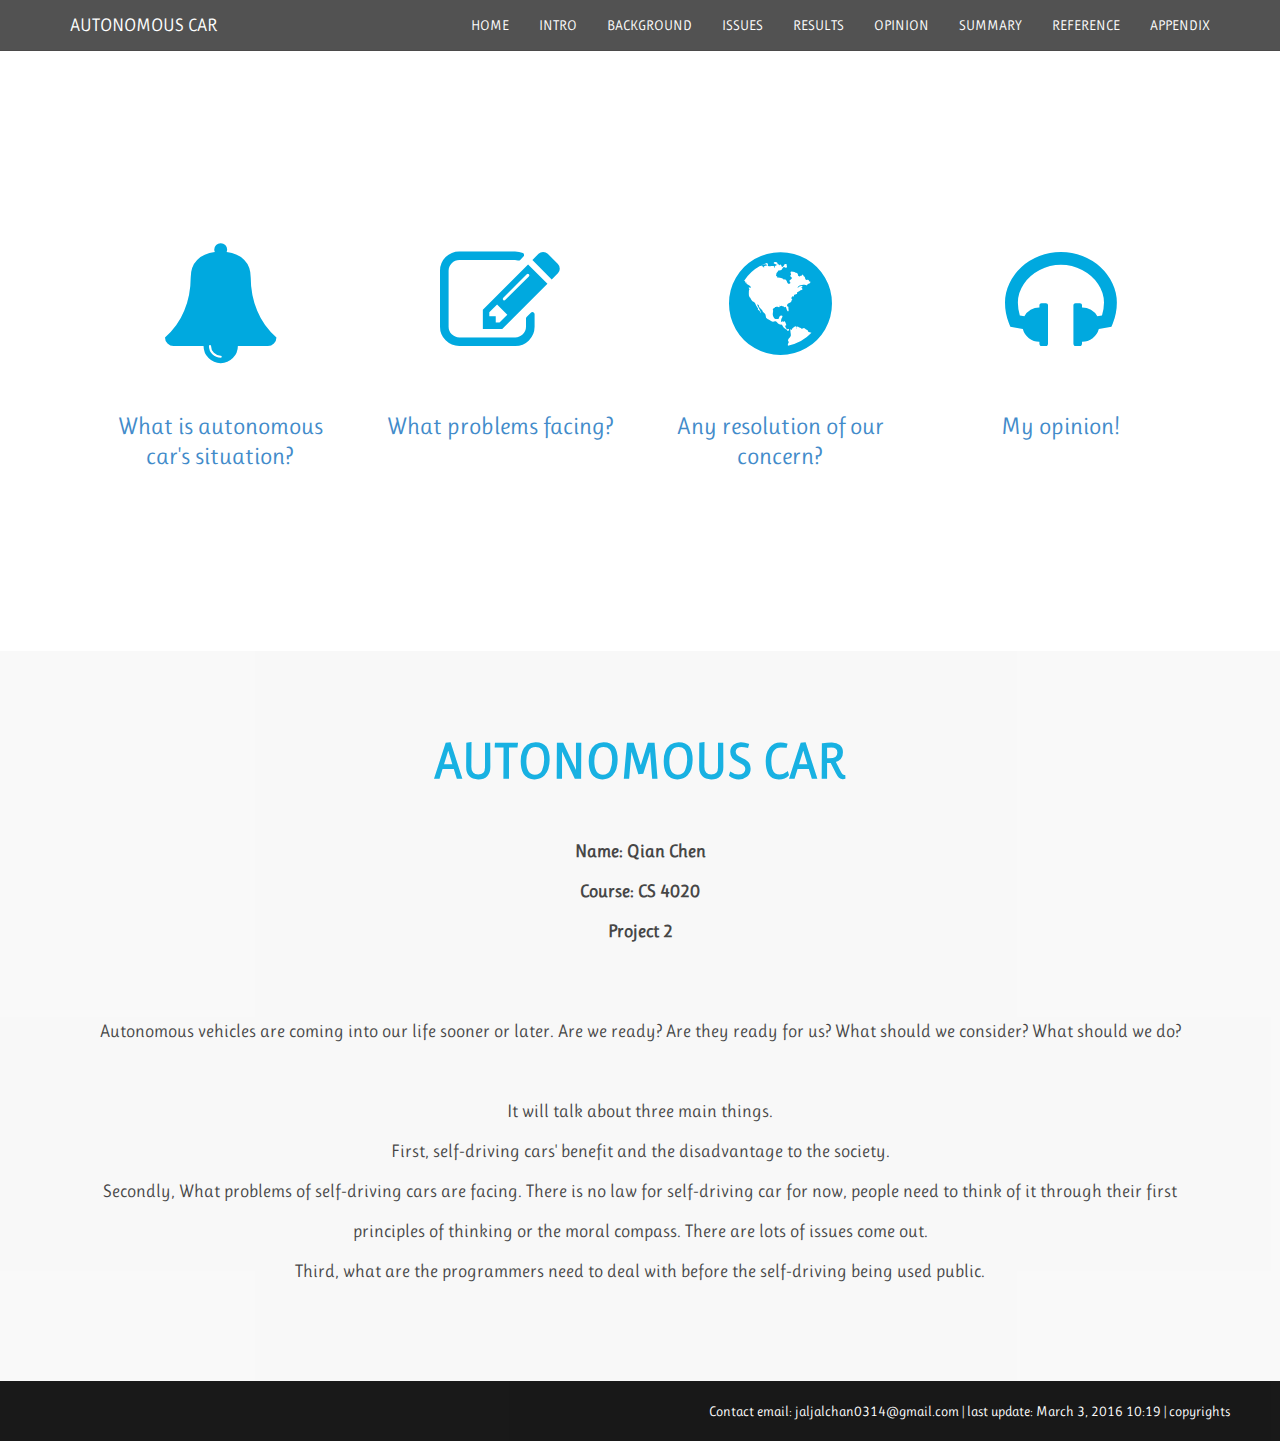
<file: index.html>
<!DOCTYPE html>
<!--[if lt IE 7 ]><html class="ie ie6" lang="en"> <![endif]-->
<!--[if IE 7 ]><html class="ie ie7" lang="en"> <![endif]-->
<!--[if IE 8 ]><html class="ie ie8" lang="en"> <![endif]-->
<!--[if (gte IE 9)|!(IE)]><!-->
<html lang="en">
<!--<![endif]-->
<head>
    <meta charset="utf-8">
    <meta name="viewport" content="width=device-width, initial-scale=1, maximum-scale=1">
    <meta name="description" content="">
    <meta name="author" content="">
    <!--[if IE]>
        <meta http-equiv="X-UA-Compatible" content="IE=edge,chrome=1">
        <![endif]-->
    <title>autonomous car</title>
    <!--REQUIRED STYLE SHEETS-->
    <!-- BOOTSTRAP CORE STYLE CSS -->
    <link href="assets/css/bootstrap.css" rel="stylesheet" />
    <!-- FONTAWESOME STYLE CSS -->
    <link href="assets/css/font-awesome.min.css" rel="stylesheet" />
    <!-- CUSTOM STYLE CSS -->
    <link href="assets/css/style.css" rel="stylesheet" />
    <!-- GOOGLE FONT -->
    <link href='http://fonts.googleapis.com/css?family=Ruluko' rel='stylesheet' type='text/css' />
    <!-- HTML5 shim and Respond.js IE8 support of HTML5 elements and media queries -->
    <!--[if lt IE 9]>
      <script src="https://oss.maxcdn.com/libs/html5shiv/3.7.0/html5shiv.js"></script>
      <script src="https://oss.maxcdn.com/libs/respond.js/1.3.0/respond.min.js"></script>
    <![endif]-->
</head>
<body>
    <!-- Navigation -->
    <nav class="navbar navbar-inverse navbar-fixed-top" role="navigation">
        <div class="container">
            <div class="navbar-header">
                <button type="button" class="navbar-toggle" data-toggle="collapse" data-target=".navbar-ex1-collapse">
                    <span class="sr-only">Toggle navigation</span>
                    <span class="icon-bar"></span>
                    <span class="icon-bar"></span>
                    <span class="icon-bar"></span>
                </button>
                <a class="navbar-brand" href="htttp://www.binarytheme.com">AUTONOMOUS CAR</a>
            </div>
            <!-- Collect the nav links for toggling -->
            <div class="collapse navbar-collapse navbar-ex1-collapse">
                <ul class="nav navbar-nav navbar-right">
                    <li><a href="index.html">HOME</a>
                    </li>
                    <li><a href="intro.html">INTRO</a>
                    </li>
                    <li><a href="background.html">BACKGROUND</a>
                    </li>
                    <li><a href="issues.html">ISSUES</a>
                    </li>
                    <li><a href="results.html">RESULTS</a>
                    </li>
                     <li><a href="opinion.html">OPINION</a>
                    </li>
                    <LI><a href="summary.html">SUMMARY</a>
                    </LI>
                    <li><a href="reference.html">REFERENCE</a>
                    </li>
                    <li><a href="appendix.html">APPENDIX</a>
                    </li>
                </ul>
            </div>
            <!-- /.navbar-collapse -->
        </div>
        <!-- /.container -->
    </nav>
    <!--End Navigation -->


    <!--Header section  -->
    <div class="container" id="home">
        <div class="row text-center ">
             <div class="col-md-3 head-main ">
                            <i class="fa fa-bell color-blue "></i>
                         <h3>  <a href="background.html">What is autonomous car's situation?</a></h3>

                 </div>
            <div class="col-md-3 head-main">

                          <i class="fa fa-edit color-blue "></i>
                         <h3>  <a href="issues.html">What problems facing?</a></h3>

                 </div>
             <div class="col-md-3 head-main">

                        <i class="fa fa-globe color-blue "></i>
                         <h3>  <a href="results.html">Any resolution of our concern?</a></h3>

                 </div>
             <div class="col-md-3 head-main">
                   <i class="fa fa-headphones color-blue"></i>
                      <h3>  <a href="opinion.html">My opinion!</a></h3>

                 </div>
          </div>
    </div>
    <!--End Header section  -->


    <!--About Section-->
    <section class="for-full-back color-light " id="about">
        <div class="container">

            <div class="row text-center">
                <div class="col-md-8 col-md-offset-2">
                    <h1>AUTONOMOUS CAR</h1>
                    <h4>
                        <strong>
                            Name: Qian Chen<br>
                            Course: CS 4020<br>
                            Project 2<br>
                        </strong>
                    </h4>
                </div>

            </div>
            <div class="row text-center">
                <div class="col-md-12">

                    <h4>
                        Autonomous vehicles are coming into our life sooner or later. Are we ready?
                        Are they ready for us? What should we consider? What should we do?<br><br>
                        It will talk about three main things. <br>
                        First, self-driving cars' benefit and the disadvantage to the society. <br>
                        Secondly, What problems of self-driving cars are facing. There is no law for self-driving car for now, people need
                        to think of it through their first principles of thinking or the moral compass. There are lots of issues come out.<br>
                        Third, what are the programmers need to deal with before the self-driving being used public.<br>
                    </h4>
                </div>

            </div>

            
        </div>


    </section>  
   
    <!--End About Section-->



     <!--End Services Section-->


    <!--footer Section -->
    <div class="for-full-back " id="footer">
        Contact email: jaljalchan0314@gmail.com | last update: March 3, 2016 10:19 | copyrights

    </div>
    <!--End footer Section -->
    <!-- JAVASCRIPT FILES PLACED AT THE BOTTOM TO REDUCE THE LOADING TIME  -->
    <!-- CORE JQUERY  -->
    <script src="assets/plugins/jquery-1.10.2.js"></script>
    <!-- BOOTSTRAP CORE SCRIPT   -->
    <script src="assets/plugins/bootstrap.js"></script>
    <!-- CUSTOM SCRIPTS -->
    <script src="assets/js/custom.js"></script>

</body>
</html>
</file>
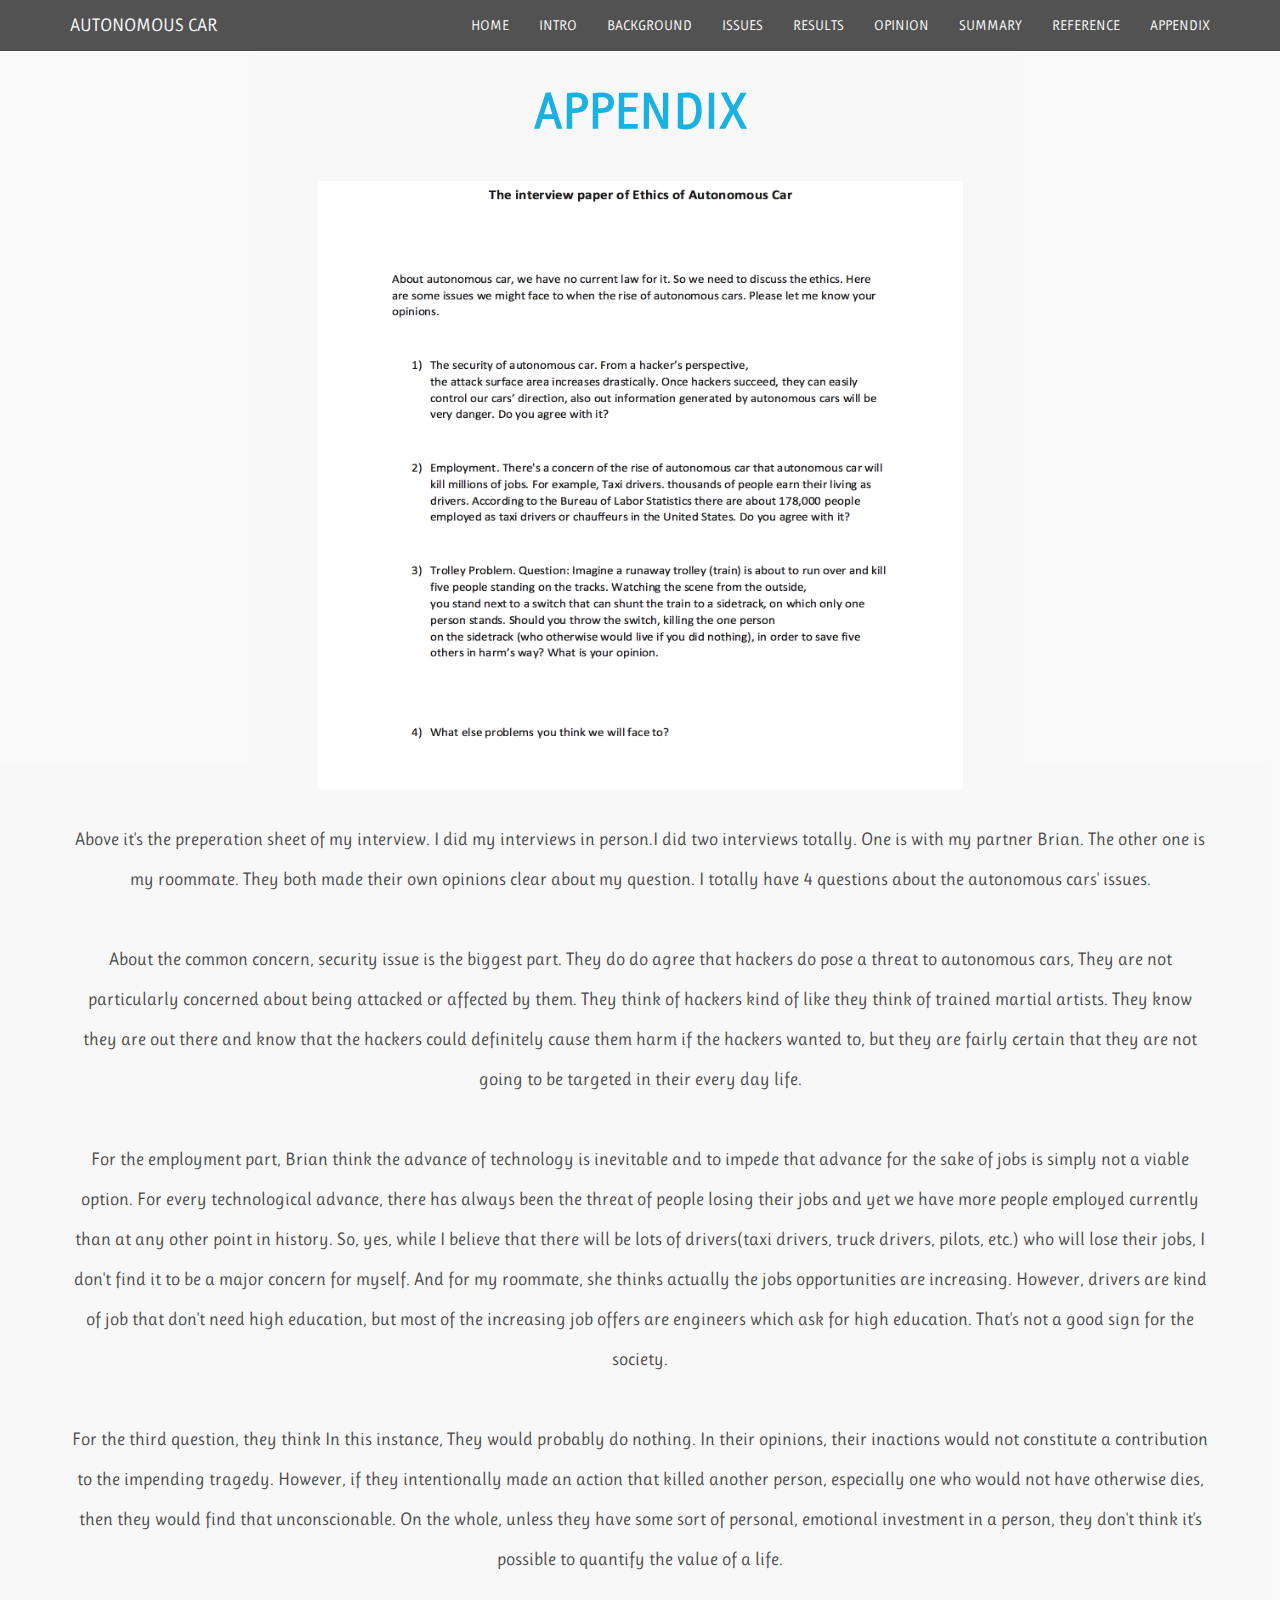
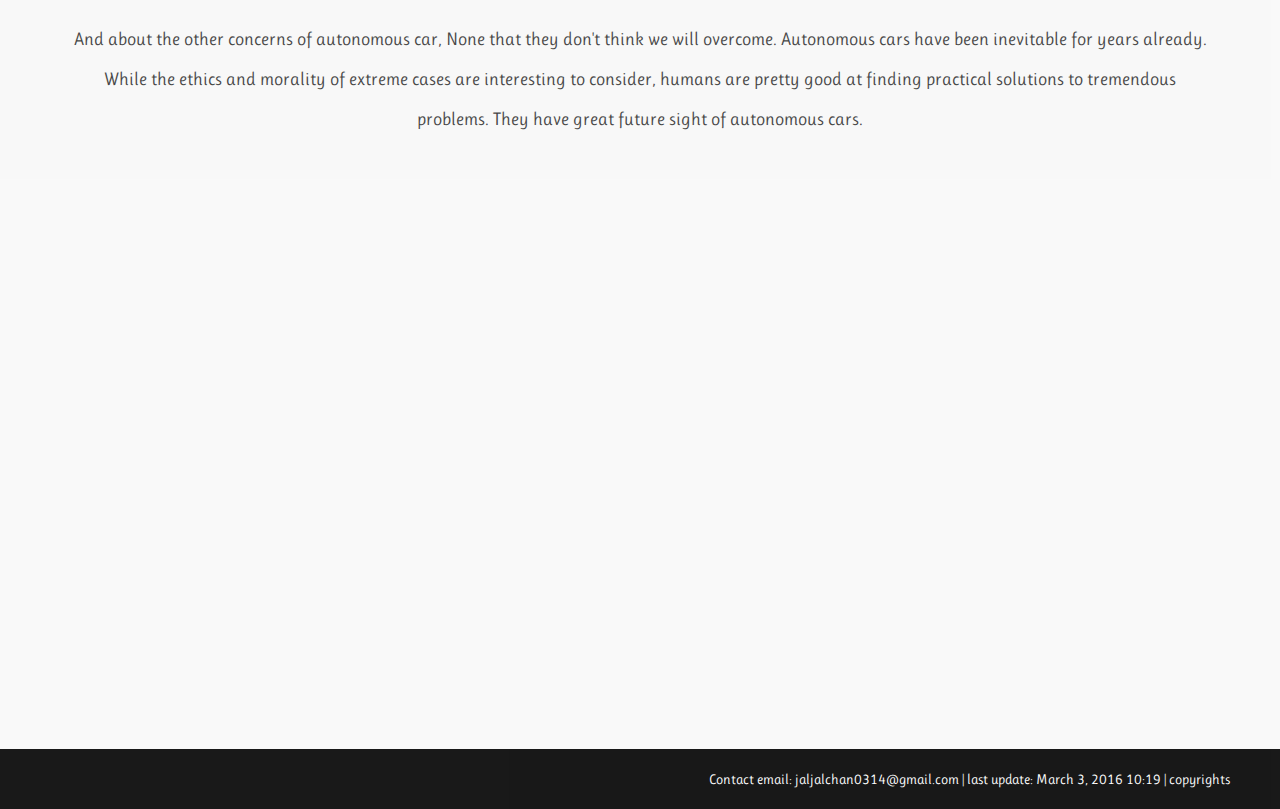
<file: appendix.html>
<!DOCTYPE html>
<!--[if lt IE 7 ]><html class="ie ie6" lang="en"> <![endif]-->
<!--[if IE 7 ]><html class="ie ie7" lang="en"> <![endif]-->
<!--[if IE 8 ]><html class="ie ie8" lang="en"> <![endif]-->
<!--[if (gte IE 9)|!(IE)]><!-->
<html lang="en">
<!--<![endif]-->
<head>
    <meta charset="utf-8">
    <meta name="viewport" content="width=device-width, initial-scale=1, maximum-scale=1">
    <meta name="description" content="">
    <meta name="author" content="">
    <!--[if IE]>
    <meta http-equiv="X-UA-Compatible" content="IE=edge,chrome=1">
    <![endif]-->
    <title>autonomous car</title>
    <!--REQUIRED STYLE SHEETS-->
    <!-- BOOTSTRAP CORE STYLE CSS -->
    <link href="assets/css/bootstrap.css" rel="stylesheet" />
    <!-- FONTAWESOME STYLE CSS -->
    <link href="assets/css/font-awesome.min.css" rel="stylesheet" />
    <!-- CUSTOM STYLE CSS -->
    <link href="assets/css/style.css" rel="stylesheet" />
    <!-- GOOGLE FONT -->
    <link href='http://fonts.googleapis.com/css?family=Ruluko' rel='stylesheet' type='text/css' />
    <!-- HTML5 shim and Respond.js IE8 support of HTML5 elements and media queries -->
    <!--[if lt IE 9]>
    <script src="https://oss.maxcdn.com/libs/html5shiv/3.7.0/html5shiv.js"></script>
    <script src="https://oss.maxcdn.com/libs/respond.js/1.3.0/respond.min.js"></script>
    <![endif]-->
</head>
<body>
<!-- Navigation -->
<nav class="navbar navbar-inverse navbar-fixed-top" role="navigation">
    <div class="container">
        <div class="navbar-header">
            <button type="button" class="navbar-toggle" data-toggle="collapse" data-target=".navbar-ex1-collapse">
                <span class="sr-only">Toggle navigation</span>
                <span class="icon-bar"></span>
                <span class="icon-bar"></span>
                <span class="icon-bar"></span>
            </button>
            <a class="navbar-brand" href="htttp://www.binarytheme.com">AUTONOMOUS CAR</a>
        </div>
        <!-- Collect the nav links for toggling -->
        <div class="collapse navbar-collapse navbar-ex1-collapse">
            <ul class="nav navbar-nav navbar-right">
                <li><a href="index.html">HOME</a>
                </li>
                <li><a href="intro.html">INTRO</a>
                </li>
                <li><a href="background.html">BACKGROUND</a>
                </li>
                <li><a href="issues.html">ISSUES</a>
                </li>
                <li><a href="results.html">RESULTS</a>
                </li>
                <li><a href="opinion.html">OPINION</a>
                </li>
                <LI><a href="summary.html">SUMMARY</a>
                </LI>
                <li><a href="reference.html">REFERENCE</a>
                </li>
                <li><a href="appendix.html">APPENDIX</a>
                </li>
            </ul>
        </div>
        <!-- /.navbar-collapse -->
    </div>
    <!-- /.container -->
</nav>
<!--End Navigation -->


<!--Header section  -->

<!--End Header section  -->


<!--About Section-->
<section class="for-full-back color-light " id="about">
    <div class="container">

        <div class="row text-center">
            <div class="col-md-8 col-md-offset-2">

            </div>

        </div>
        <div class="row text-center">
            <div class="col-md-12">
                <h1>Appendix</h1>
                <img src="assets/picture/interview.png" style="width:645px;height:608px;"><br><br>
                <h4>
                    Above it's the preperation sheet of my interview. I did my interviews in person.I did two interviews totally.
                    One is with my partner Brian. The other one is my roommate. They both made their own opinions clear about my question.
                    I totally have 4 questions about the autonomous cars' issues.
                    <br><br>
                    About the common concern, security issue is the biggest part. They do do agree that hackers do pose a threat to autonomous cars,
                    They are not particularly concerned about being attacked or affected by them. They think of hackers kind of like they think of trained
                    martial artists. They know they are out there and know that the hackers could definitely cause them harm if the hackers wanted to, but they are fairly certain
                    that they are not going to be targeted in their every day life.<br><br>

                    For the employment part, Brian think the advance of technology is inevitable and to impede that advance for the sake of jobs is simply not a viable option.
                    For every technological advance, there has always been the threat of people losing their jobs and yet we have more people employed currently than
                    at any other point in history. So, yes, while I believe that there will be lots of drivers(taxi drivers, truck drivers, pilots, etc.)
                    who will lose their jobs, I don't find it to be a major concern for myself. And for my roommate, she thinks actually the jobs opportunities are increasing.
                    However, drivers are kind of job that don't need high education, but most of the increasing job offers are engineers which ask for high education. That's not a
                    good sign for the society.<br><br>

                    For the third question, they think In this instance, They would probably do nothing. In their opinions, their inactions would not constitute a contribution to the
                    impending tragedy. However, if they intentionally made an action that killed another person, especially one who would not have otherwise dies, then they would
                    find that unconscionable. On the whole, unless they have some sort of personal, emotional investment in a person, they don't think it's possible to quantify the value of a life.
                    <br><br>

                    And about the other concerns of autonomous car, None that they don't think we will overcome. Autonomous cars have been inevitable for years already. While the ethics and morality
                    of extreme cases are interesting to consider, humans are pretty good at finding practical solutions to tremendous problems. They have great future sight of autonomous cars.
                    <br><br><br><br><br><br><br><br><br><br><br><br><br><br>
                </h4>
            </div>

        </div>


    </div>


</section>

<!--End About Section-->



<!--End Services Section-->



<!--footer Section -->
<div class="for-full-back " id="footer">
    Contact email: jaljalchan0314@gmail.com | last update: March 3, 2016 10:19 | copyrights

</div>
<!--End footer Section -->
<!-- JAVASCRIPT FILES PLACED AT THE BOTTOM TO REDUCE THE LOADING TIME  -->
<!-- CORE JQUERY  -->
<script src="assets/plugins/jquery-1.10.2.js"></script>
<!-- BOOTSTRAP CORE SCRIPT   -->
<script src="assets/plugins/bootstrap.js"></script>
<!-- CUSTOM SCRIPTS -->
<script src="assets/js/custom.js"></script>

</body>
</html>
</html>
</file>
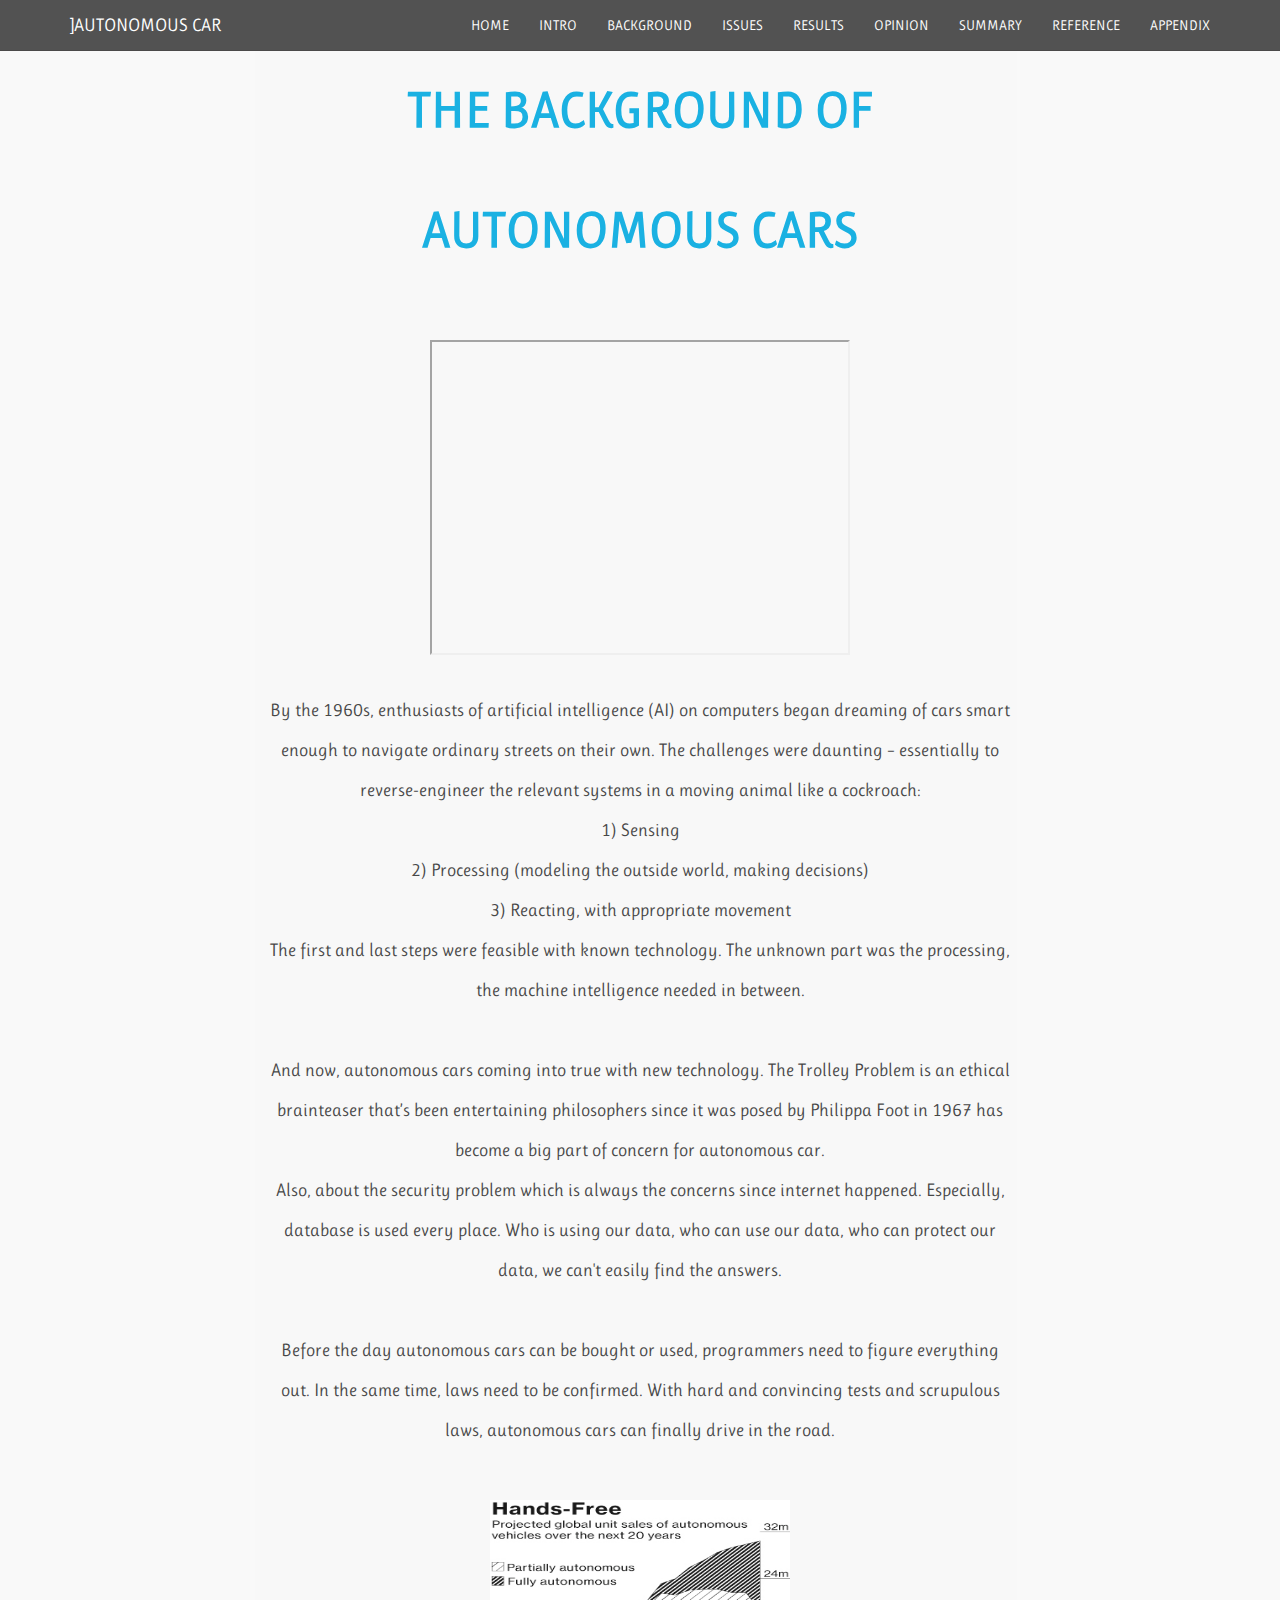
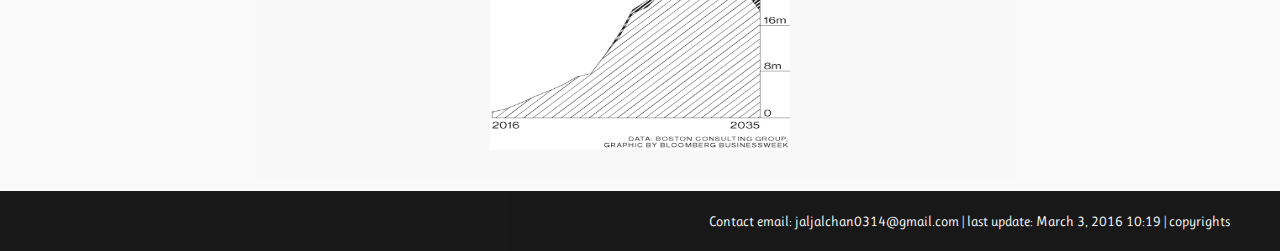
<file: background.html>
<!DOCTYPE html>
<!--[if lt IE 7 ]><html class="ie ie6" lang="en"> <![endif]-->
<!--[if IE 7 ]><html class="ie ie7" lang="en"> <![endif]-->
<!--[if IE 8 ]><html class="ie ie8" lang="en"> <![endif]-->
<!--[if (gte IE 9)|!(IE)]><!-->
<html lang="en">
<!--<![endif]-->
<head>
    <meta charset="utf-8">
    <meta name="viewport" content="width=device-width, initial-scale=1, maximum-scale=1">
    <meta name="description" content="">
    <meta name="author" content="">
    <!--[if IE]>
    <meta http-equiv="X-UA-Compatible" content="IE=edge,chrome=1">
    <![endif]-->
    <title>autonomous car</title>
    <!--REQUIRED STYLE SHEETS-->
    <!-- BOOTSTRAP CORE STYLE CSS -->
    <link href="assets/css/bootstrap.css" rel="stylesheet" />
    <!-- FONTAWESOME STYLE CSS -->
    <link href="assets/css/font-awesome.min.css" rel="stylesheet" />
    <!-- CUSTOM STYLE CSS -->
    <link href="assets/css/style.css" rel="stylesheet" />
    <!-- GOOGLE FONT -->
    <link href='http://fonts.googleapis.com/css?family=Ruluko' rel='stylesheet' type='text/css' />
    <!-- HTML5 shim and Respond.js IE8 support of HTML5 elements and media queries -->
    <!--[if lt IE 9]>
    <script src="https://oss.maxcdn.com/libs/html5shiv/3.7.0/html5shiv.js"></script>
    <script src="https://oss.maxcdn.com/libs/respond.js/1.3.0/respond.min.js"></script>
    <![endif]-->
</head>
<body>
<!-- Navigation -->
<nav class="navbar navbar-inverse navbar-fixed-top" role="navigation">
    <div class="container">
        <div class="navbar-header">
            <button type="button" class="navbar-toggle" data-toggle="collapse" data-target=".navbar-ex1-collapse">
                <span class="sr-only">Toggle navigation</span>
                <span class="icon-bar"></span>
                <span class="icon-bar"></span>
                <span class="icon-bar"></span>
            </button>
            <a class="navbar-brand" href="htttp://www.binarytheme.com">]AUTONOMOUS CAR</a>
        </div>
        <!-- Collect the nav links for toggling -->
        <div class="collapse navbar-collapse navbar-ex1-collapse">
            <ul class="nav navbar-nav navbar-right">
                <li><a href="index.html">HOME</a>
                </li>
                <li><a href="intro.html">INTRO</a>
                </li>
                <li><a href="background.html">BACKGROUND</a>
                </li>
                <li><a href="issues.html">ISSUES</a>
                </li>
                <li><a href="results.html">RESULTS</a>
                </li>
                <li><a href="opinion.html">OPINION</a>
                </li>
                <LI><a href="summary.html">SUMMARY</a>
                </LI>
                <li><a href="reference.html">REFERENCE</a>
                </li>
                <li><a href="appendix.html">APPENDIX</a>
                </li>
            </ul>
        </div>
        <!-- /.navbar-collapse -->
    </div>
</nav>

<!--About Section-->
<section class="for-full-back color-light " id="about">
    <div class="container">

        <div class="row text-center">
            <div class="col-md-8 col-md-offset-2">
                <h1>The background of autonomous cars</h1>

                <br><br>
                <iframe width="420" height="315"
                        src="https://www.youtube.com/embed/WWCL3lzDaHg?autoplay=1">
                </iframe>
                <br><br>

                <h4>

                    By the 1960s, enthusiasts of artificial intelligence (AI) on computers began dreaming of cars smart enough to navigate
                    ordinary streets on their own. The challenges were daunting – essentially to reverse-engineer the relevant systems in a moving animal like a cockroach:
                    <br>
                    1) Sensing<br>
                    2) Processing (modeling the outside world, making decisions)<br>
                    3) Reacting, with appropriate movement<br>
                    The first and last steps were feasible with known technology. The unknown part was the processing, the machine intelligence needed in between.<br><br>

                    And now, autonomous cars coming into true with new technology. The Trolley Problem is an ethical brainteaser that’s been entertaining philosophers since
                    it was posed by Philippa Foot in 1967 has become a big part of concern for autonomous car.<br>
                    Also, about the security problem which is always the concerns since internet happened. Especially, database is used every place. Who is using our data,
                    who can use our data, who can protect our data, we can't easily find the answers. <br><br>

                    Before the day autonomous cars can be bought or used, programmers need to figure everything out. In the same time, laws need to be confirmed. With hard and convincing tests
                     and scrupulous laws, autonomous cars can finally drive in the road.
                </h4>

                <img src="assets/picture/hands-free.png" style="width:300px;height:250px;">
            </div>

        </div>
        <div class="row text-center">
            <div class="col-md-12">



            </div>

        </div>


    </div>


</section>
<!--footer Section -->
<div class="for-full-back " id="footer">
    Contact email: jaljalchan0314@gmail.com | last update: March 3, 2016 10:19 | copyrights

</div>
</body>
</html>
</file>
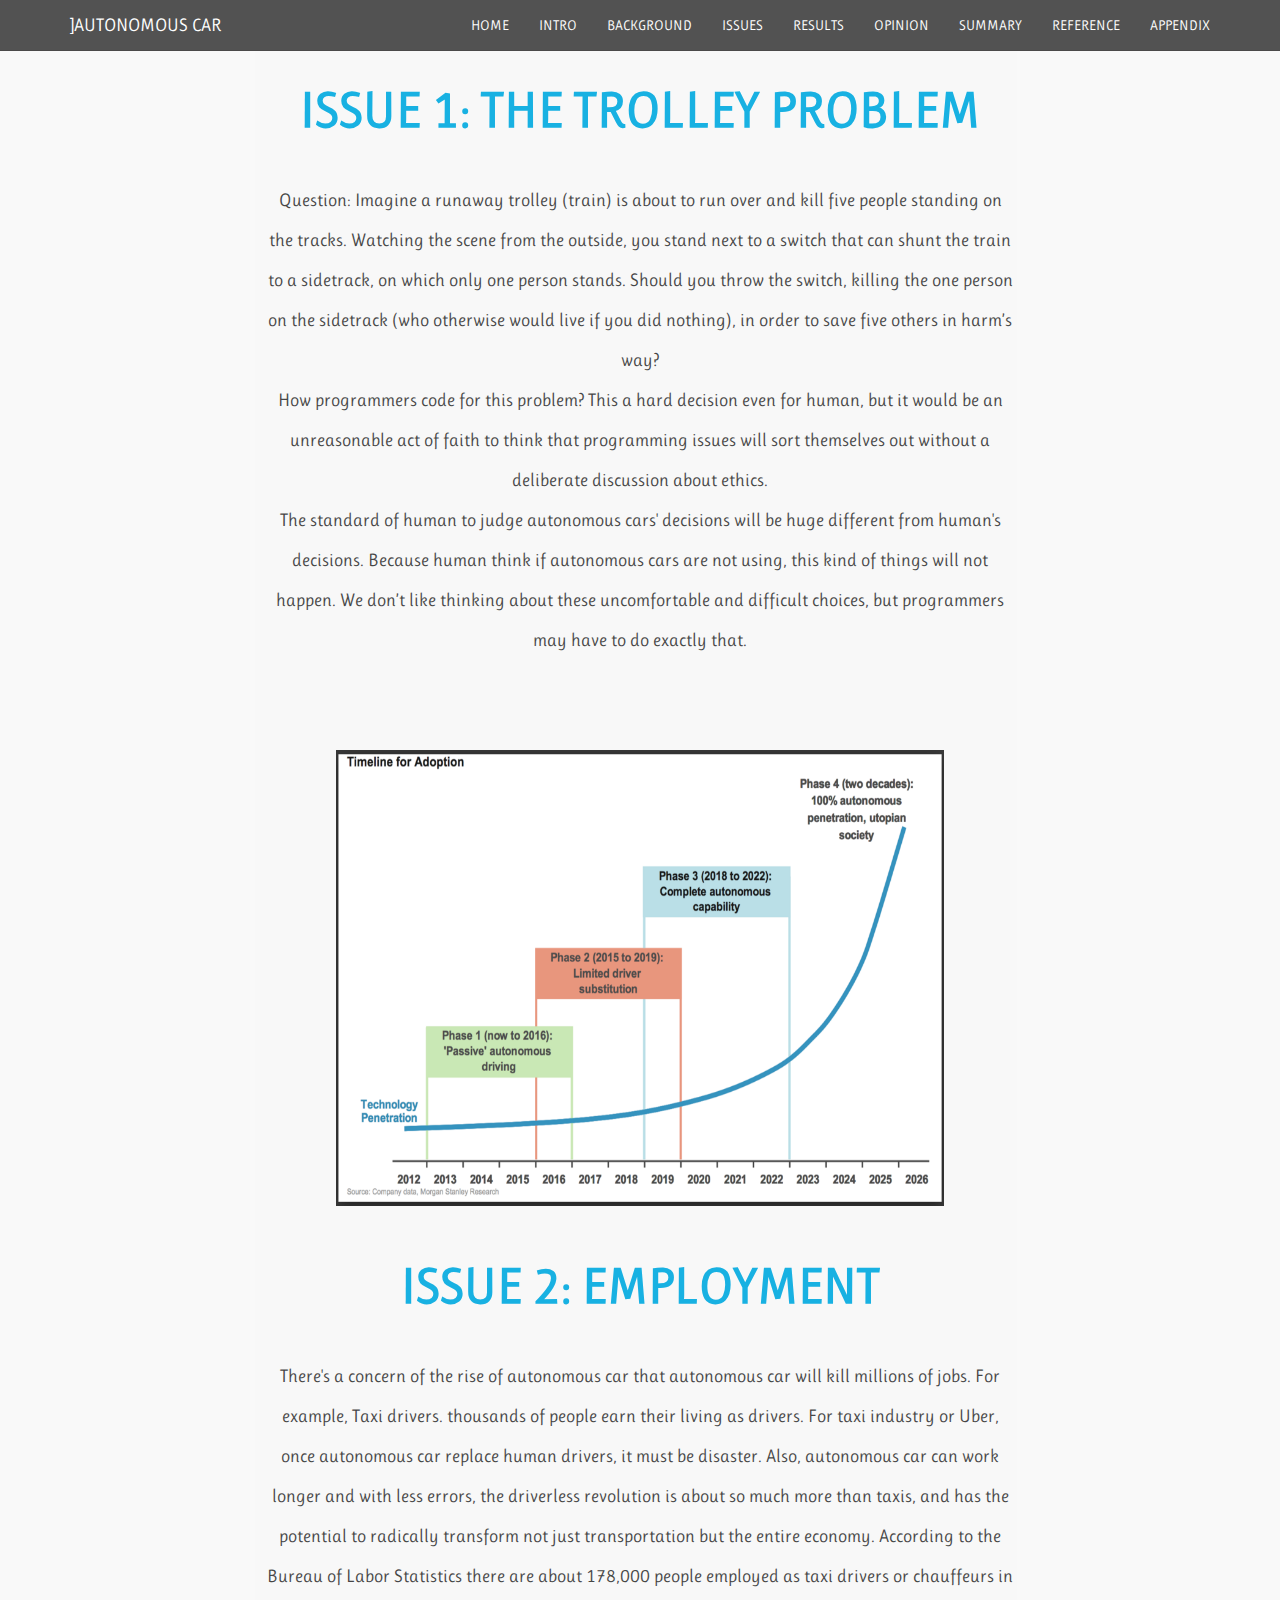
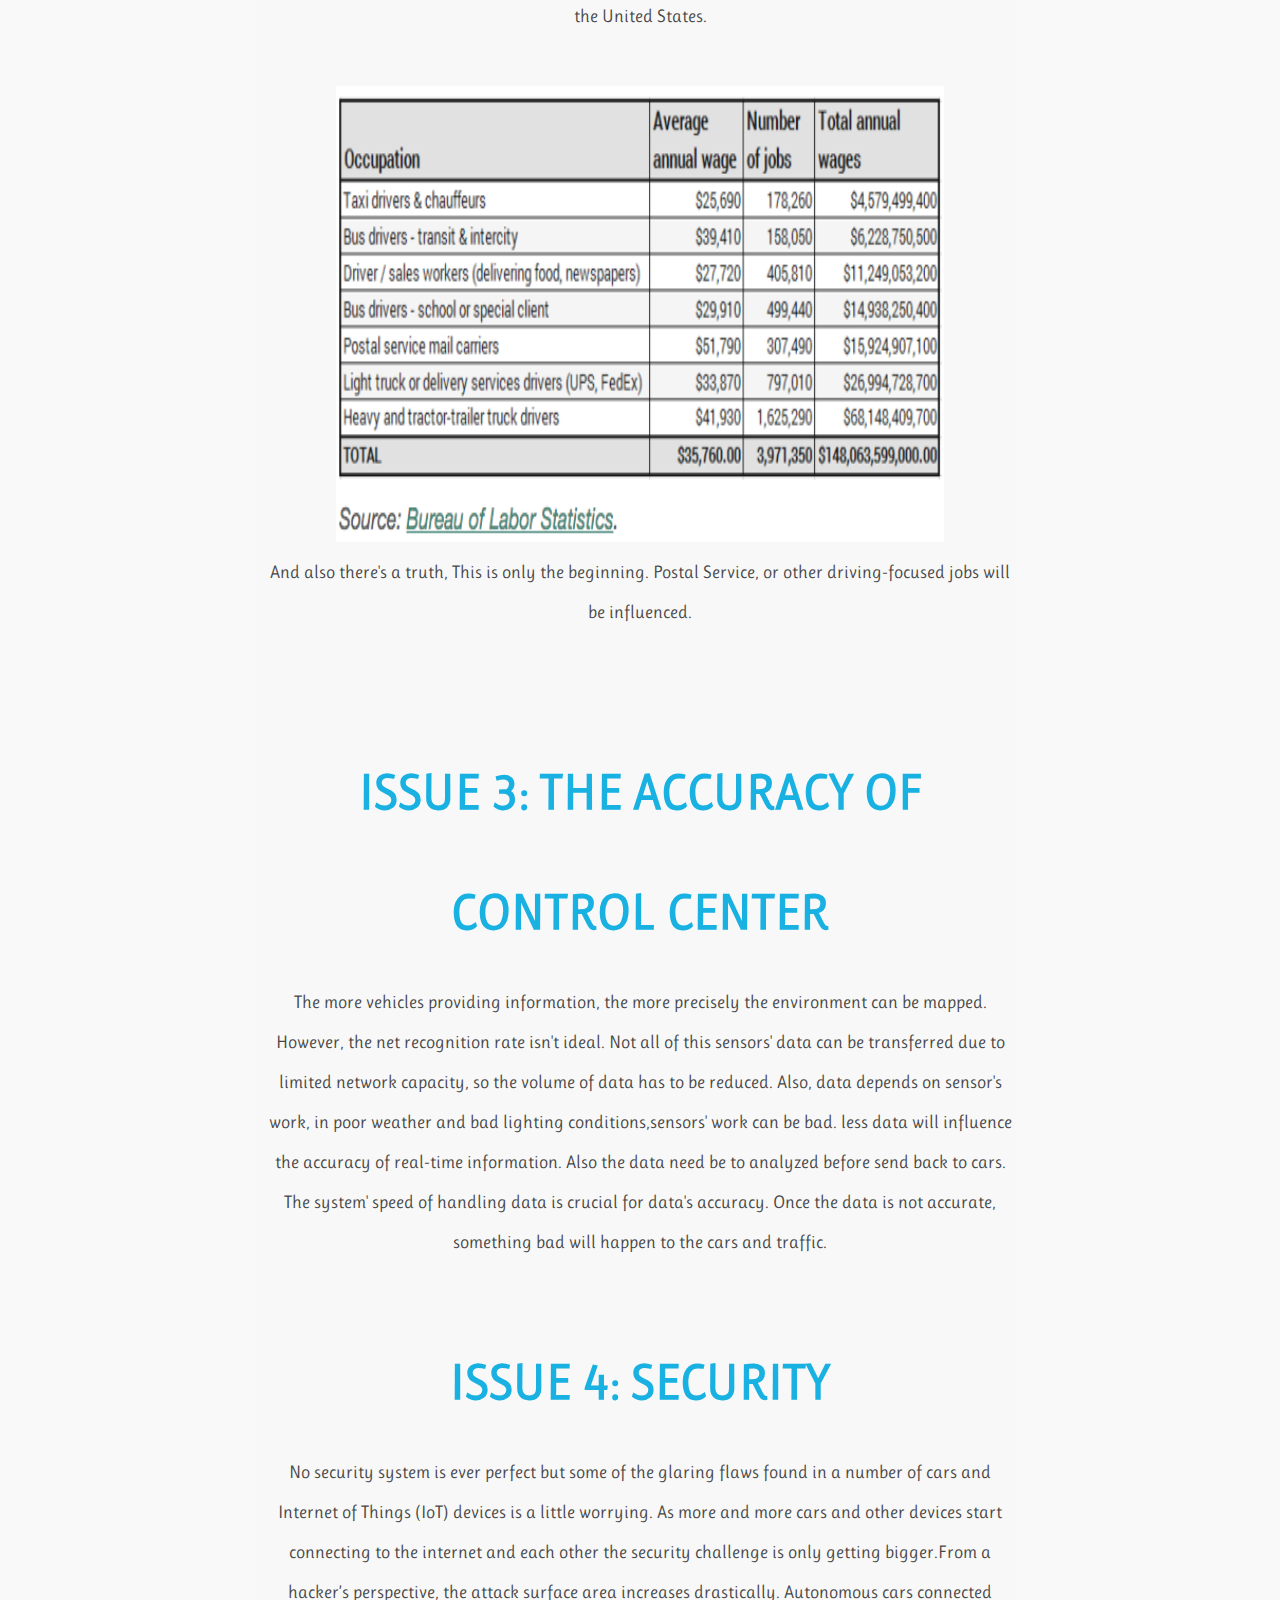
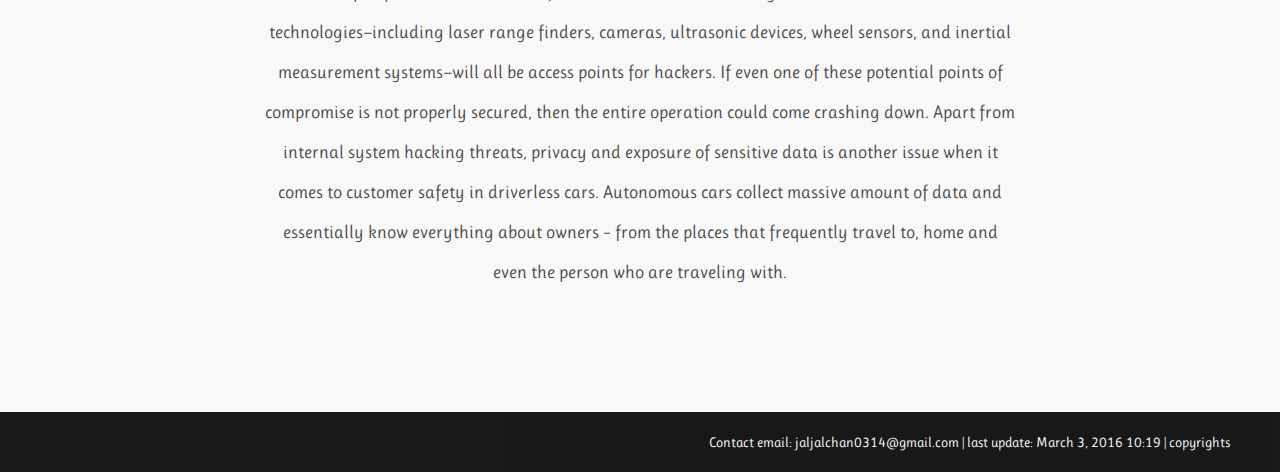
<file: issues.html>
<!DOCTYPE html>
<!--[if lt IE 7 ]><html class="ie ie6" lang="en"> <![endif]-->
<!--[if IE 7 ]><html class="ie ie7" lang="en"> <![endif]-->
<!--[if IE 8 ]><html class="ie ie8" lang="en"> <![endif]-->
<!--[if (gte IE 9)|!(IE)]><!-->
<html lang="en">
<!--<![endif]-->
<head>
    <meta charset="utf-8">
    <meta name="viewport" content="width=device-width, initial-scale=1, maximum-scale=1">
    <meta name="description" content="">
    <meta name="author" content="">
    <!--[if IE]>
    <meta http-equiv="X-UA-Compatible" content="IE=edge,chrome=1">
    <![endif]-->
    <title>]autonomous car</title>
    <!--REQUIRED STYLE SHEETS-->
    <!-- BOOTSTRAP CORE STYLE CSS -->
    <link href="assets/css/bootstrap.css" rel="stylesheet" />
    <!-- FONTAWESOME STYLE CSS -->
    <link href="assets/css/font-awesome.min.css" rel="stylesheet" />
    <!-- CUSTOM STYLE CSS -->
    <link href="assets/css/style.css" rel="stylesheet" />
    <!-- GOOGLE FONT -->
    <link href='http://fonts.googleapis.com/css?family=Ruluko' rel='stylesheet' type='text/css' />
    <!-- HTML5 shim and Respond.js IE8 support of HTML5 elements and media queries -->
    <!--[if lt IE 9]>
    <script src="https://oss.maxcdn.com/libs/html5shiv/3.7.0/html5shiv.js"></script>
    <script src="https://oss.maxcdn.com/libs/respond.js/1.3.0/respond.min.js"></script>
    <![endif]-->
</head>
<body>
<!-- Navigation -->
<nav class="navbar navbar-inverse navbar-fixed-top" role="navigation">
    <div class="container">
        <div class="navbar-header">
            <button type="button" class="navbar-toggle" data-toggle="collapse" data-target=".navbar-ex1-collapse">
                <span class="sr-only">Toggle navigation</span>
                <span class="icon-bar"></span>
                <span class="icon-bar"></span>
                <span class="icon-bar"></span>
            </button>
            <a class="navbar-brand" href="htttp://www.binarytheme.com">]AUTONOMOUS CAR</a>
        </div>
        <!-- Collect the nav links for toggling -->
        <div class="collapse navbar-collapse navbar-ex1-collapse">
            <ul class="nav navbar-nav navbar-right">
                <li><a href="index.html">HOME</a>
                </li>
                <li><a href="intro.html">INTRO</a>
                </li>
                <li><a href="background.html">BACKGROUND</a>
                </li>
                <li><a href="issues.html">ISSUES</a>
                </li>
                <li><a href="results.html">RESULTS</a>
                </li>
                <li><a href="opinion.html">OPINION</a>
                </li>
                <LI><a href="summary.html">SUMMARY</a>
                </LI>
                <li><a href="reference.html">REFERENCE</a>
                </li>
                <li><a href="appendix.html">APPENDIX</a>
                </li>
            </ul>
        </div>
        <!-- /.navbar-collapse -->
    </div>
</nav>

<!--About Section-->
<section class="for-full-back color-light " id="about">
    <div class="container">

        <div class="row text-center">
            <div class="col-md-8 col-md-offset-2">

                <h1>ISSUE 1: The trolley problem</h1>
                <h4>
                    Question: Imagine a runaway trolley (train) is about to run over and kill five people standing on the tracks. Watching the scene from the outside,
                    you stand next to a switch that can shunt the train to a sidetrack, on which only one person stands. Should you throw the switch, killing the one person
                    on the sidetrack (who otherwise would live if you did nothing), in order to save five others in harm’s way?<br>
                    How programmers code for this problem? This a hard decision even for human, but it would be an unreasonable act of faith to think that programming issues will
                    sort themselves out without a deliberate discussion about ethics.<br>
                    The standard of human to judge autonomous cars' decisions will be huge different from human's decisions. Because
                    human think if autonomous cars are not using, this kind of things will not happen. We don’t like thinking about these uncomfortable and difficult choices,
                    but programmers may have to do exactly that.<br><br>

                </h4>
                <img src="assets/picture/ethics.png" style="width:608px;height:456px;">

                <h1>ISSUE 2: Employment</h1>
                <h4>
                    There's a concern of the rise of autonomous car that autonomous car will kill millions of jobs. For example, Taxi drivers. thousands of people earn their living as drivers.
                    For taxi industry or Uber, once autonomous car replace human drivers, it must be disaster. Also, autonomous car can work longer and with less errors, the driverless revolution
                     is about so much more than taxis, and has the potential to radically transform not just transportation but the entire economy. According to the Bureau of Labor Statistics there are about 178,000
                    people employed as taxi drivers or chauffeurs in the United States.
                </h4>
                <img src="assets/picture/taxi.png" style="width:608px;height:456px;">
                <h4>
                    And also there's a truth, This is only the beginning. Postal Service, or other driving-focused jobs will be influenced.<br><br>
                </h4>

                <h1>ISSUE 3: The accuracy of control center</h1>
                <h4>
                    The more vehicles providing information, the more precisely the environment can be mapped.
                    However, the net recognition rate isn't ideal. Not all of this sensors' data can be transferred due to limited network capacity, so the volume of data has to be reduced.
                    Also, data depends on sensor's work, in poor weather and bad lighting conditions,sensors' work can be bad.
                    less data will influence the accuracy of real-time information. Also the data need be to analyzed before send back to cars.
                    The system' speed of handling data is crucial for data's accuracy. Once the data is not accurate, something bad will happen to the cars and traffic.
                </h4>

                <h1>ISSUE 4: Security </h1>
                <h4>

                    No security system is ever perfect but some of the glaring flaws found in a number of cars and Internet of Things (IoT) devices is a little worrying. As more and more cars and other
                    devices start connecting to the internet and each other the security challenge is only getting bigger.From a hacker’s perspective,
                    the attack surface area increases drastically. Autonomous cars connected technologies—including laser range finders,
                    cameras, ultrasonic devices, wheel sensors, and inertial measurement systems—will all be access points for hackers.
                    If even one of these potential points of compromise is not properly secured, then the entire operation could come crashing down.
                    Apart from internal system hacking threats, privacy and exposure of sensitive data is another issue when it comes to customer safety in driverless cars.
                    Autonomous cars collect massive amount of data and essentially know everything about owners – from the places that frequently travel to,
                    home and even the person who are traveling with.
                </h4>

            </div>

        </div>
        <div class="row text-center">
            <div class="col-md-12">

                <p>

                </p>
            </div>

        </div>


    </div>


</section>
<!--footer Section -->
<div class="for-full-back " id="footer">
    Contact email: jaljalchan0314@gmail.com | last update: March 3, 2016 10:19 | copyrights

</div>
</body>
</html>
</file>
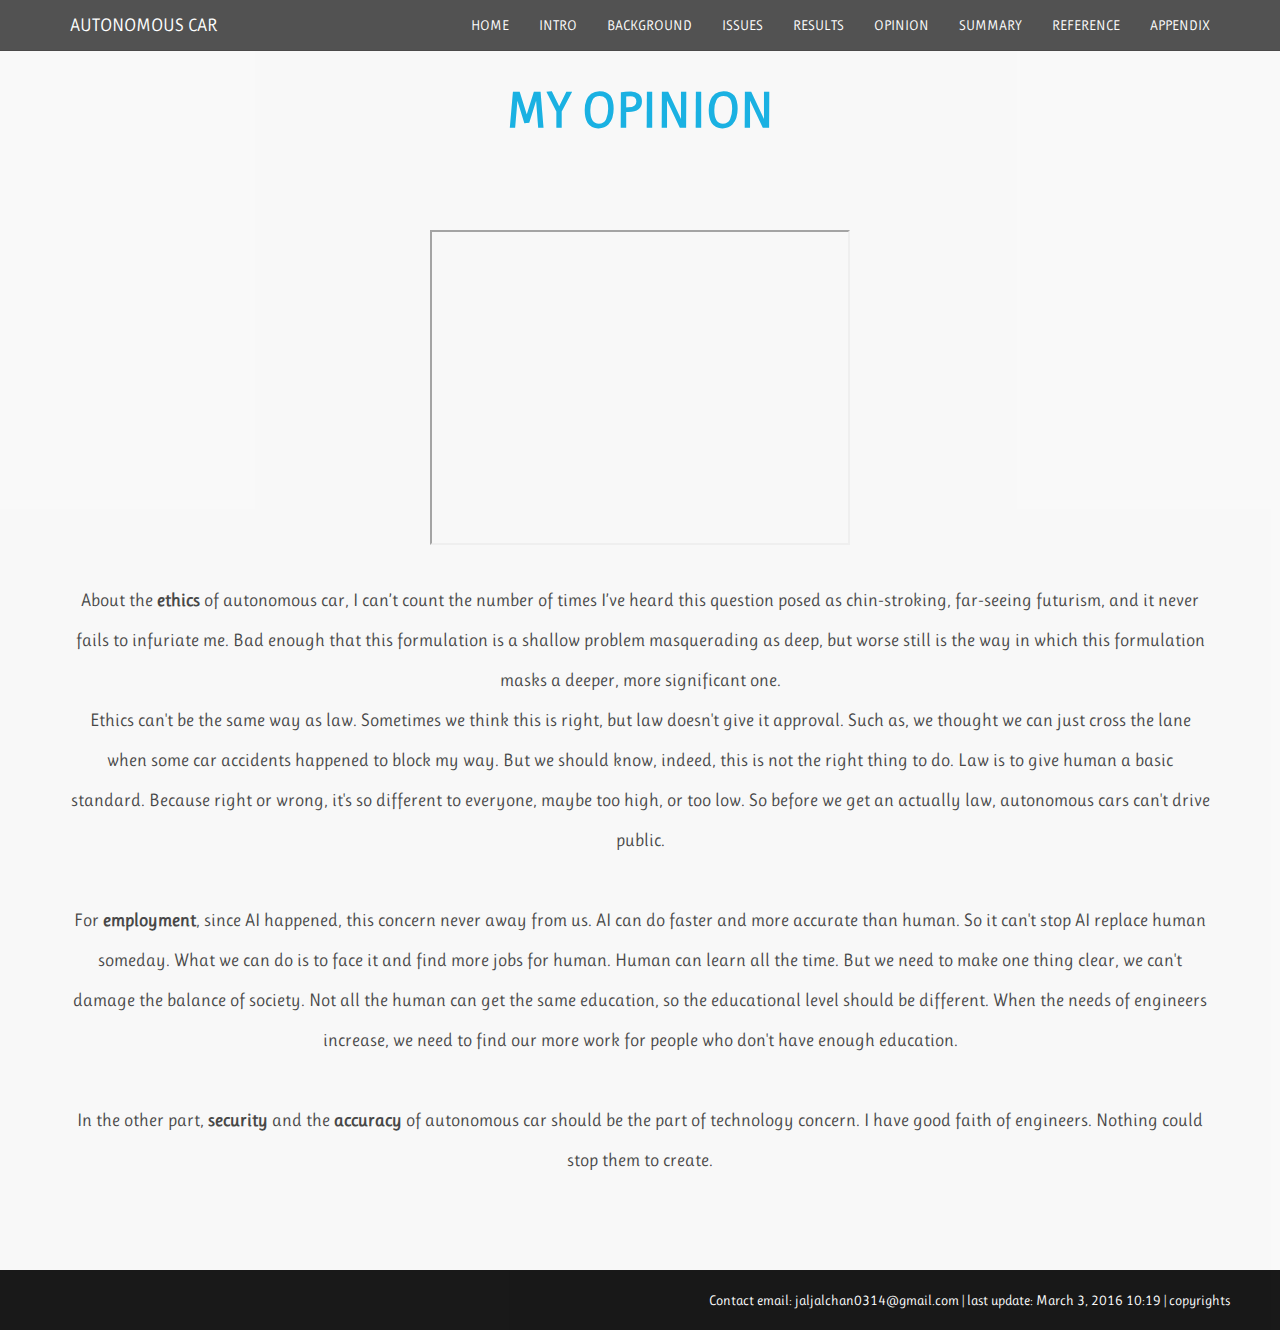
<file: opinion.html>
<!DOCTYPE html>
<!--[if lt IE 7 ]><html class="ie ie6" lang="en"> <![endif]-->
<!--[if IE 7 ]><html class="ie ie7" lang="en"> <![endif]-->
<!--[if IE 8 ]><html class="ie ie8" lang="en"> <![endif]-->
<!--[if (gte IE 9)|!(IE)]><!-->
<html lang="en">
<!--<![endif]-->
<head>
    <meta charset="utf-8">
    <meta name="viewport" content="width=device-width, initial-scale=1, maximum-scale=1">
    <meta name="description" content="">
    <meta name="author" content="">
    <!--[if IE]>
    <meta http-equiv="X-UA-Compatible" content="IE=edge,chrome=1">
    <![endif]-->
    <title>autonomous car</title>
    <!--REQUIRED STYLE SHEETS-->
    <!-- BOOTSTRAP CORE STYLE CSS -->
    <link href="assets/css/bootstrap.css" rel="stylesheet" />
    <!-- FONTAWESOME STYLE CSS -->
    <link href="assets/css/font-awesome.min.css" rel="stylesheet" />
    <!-- CUSTOM STYLE CSS -->
    <link href="assets/css/style.css" rel="stylesheet" />
    <!-- GOOGLE FONT -->
    <link href='http://fonts.googleapis.com/css?family=Ruluko' rel='stylesheet' type='text/css' />
    <!-- HTML5 shim and Respond.js IE8 support of HTML5 elements and media queries -->
    <!--[if lt IE 9]>
    <script src="https://oss.maxcdn.com/libs/html5shiv/3.7.0/html5shiv.js"></script>
    <script src="https://oss.maxcdn.com/libs/respond.js/1.3.0/respond.min.js"></script>
    <![endif]-->
</head>
<body>
<!-- Navigation -->
<nav class="navbar navbar-inverse navbar-fixed-top" role="navigation">
    <div class="container">
        <div class="navbar-header">
            <button type="button" class="navbar-toggle" data-toggle="collapse" data-target=".navbar-ex1-collapse">
                <span class="sr-only">Toggle navigation</span>
                <span class="icon-bar"></span>
                <span class="icon-bar"></span>
                <span class="icon-bar"></span>
            </button>
            <a class="navbar-brand" href="htttp://www.binarytheme.com">AUTONOMOUS CAR</a>
        </div>
        <!-- Collect the nav links for toggling -->
        <div class="collapse navbar-collapse navbar-ex1-collapse">
            <ul class="nav navbar-nav navbar-right">
                <li><a href="index.html">HOME</a>
                </li>
                <li><a href="intro.html">INTRO</a>
                </li>
                <li><a href="background.html">BACKGROUND</a>
                </li>
                <li><a href="issues.html">ISSUES</a>
                </li>
                <li><a href="results.html">RESULTS</a>
                </li>
                <li><a href="opinion.html">OPINION</a>
                </li>
                <LI><a href="summary.html">SUMMARY</a>
                </LI>
                <li><a href="reference.html">REFERENCE</a>
                </li>
                <li><a href="appendix.html">APPENDIX</a>
                </li>
            </ul>
        </div>
        <!-- /.navbar-collapse -->
    </div>
</nav>

<!--About Section-->
<section class="for-full-back color-light " id="about">
    <div class="container">

        <div class="row text-center">
            <div class="col-md-8 col-md-offset-2">
                <h1>My Opinion</h1>
                <h4>
                    <strong>

                    </strong>
                </h4>
            </div>

        </div>
        <div class="row text-center">
            <div class="col-md-12">


                <iframe width="420" height="315"
                        src="https://www.youtube.com/embed/IS94IBWZdNw?autoplay=1">
                </iframe><br><br>
                <h4>
                    About the <strong>ethics</strong> of autonomous car, I can’t count the number of times I’ve heard this question posed as chin-stroking, far-seeing futurism,
                    and it never fails to infuriate me. Bad enough that this formulation is a shallow problem masquerading as deep,
                    but worse still is the way in which this formulation masks a deeper, more significant one.<br>

                    Ethics can't be the same way as law. Sometimes we think this is right, but law doesn't give it approval. Such as, we thought we can just cross the lane
                    when some car accidents happened to block my way. But we should know, indeed, this is not the right thing to do. Law is to give human a basic standard. Because right
                    or wrong, it's so different to everyone, maybe too high, or too low. So before we get an actually law, autonomous cars can't drive public. <br><br>

                    For <strong>employment</strong>, since AI happened, this concern never away from us. AI can do faster and more accurate than human. So it can't stop AI replace human
                    someday. What we can do is to face it and find more jobs for human. Human can learn all the time. But we need to make one thing clear, we can't damage the balance of
                    society. Not all the human can get the same education, so the educational level should be different. When the needs of engineers increase, we need to find our more work
                    for people who don't have enough education.<br><br>

                    In the other part, <strong>security</strong> and the <strong>accuracy</strong> of autonomous car should be the part of technology concern. I have good faith of engineers.
                    Nothing could stop them to create.

                </h4>
            </div>

        </div>


    </div>


</section>
<!--footer Section -->
<div class="for-full-back " id="footer">
    Contact email: jaljalchan0314@gmail.com | last update: March 3, 2016 10:19 | copyrights

</div>
</body>
</html>
</file>
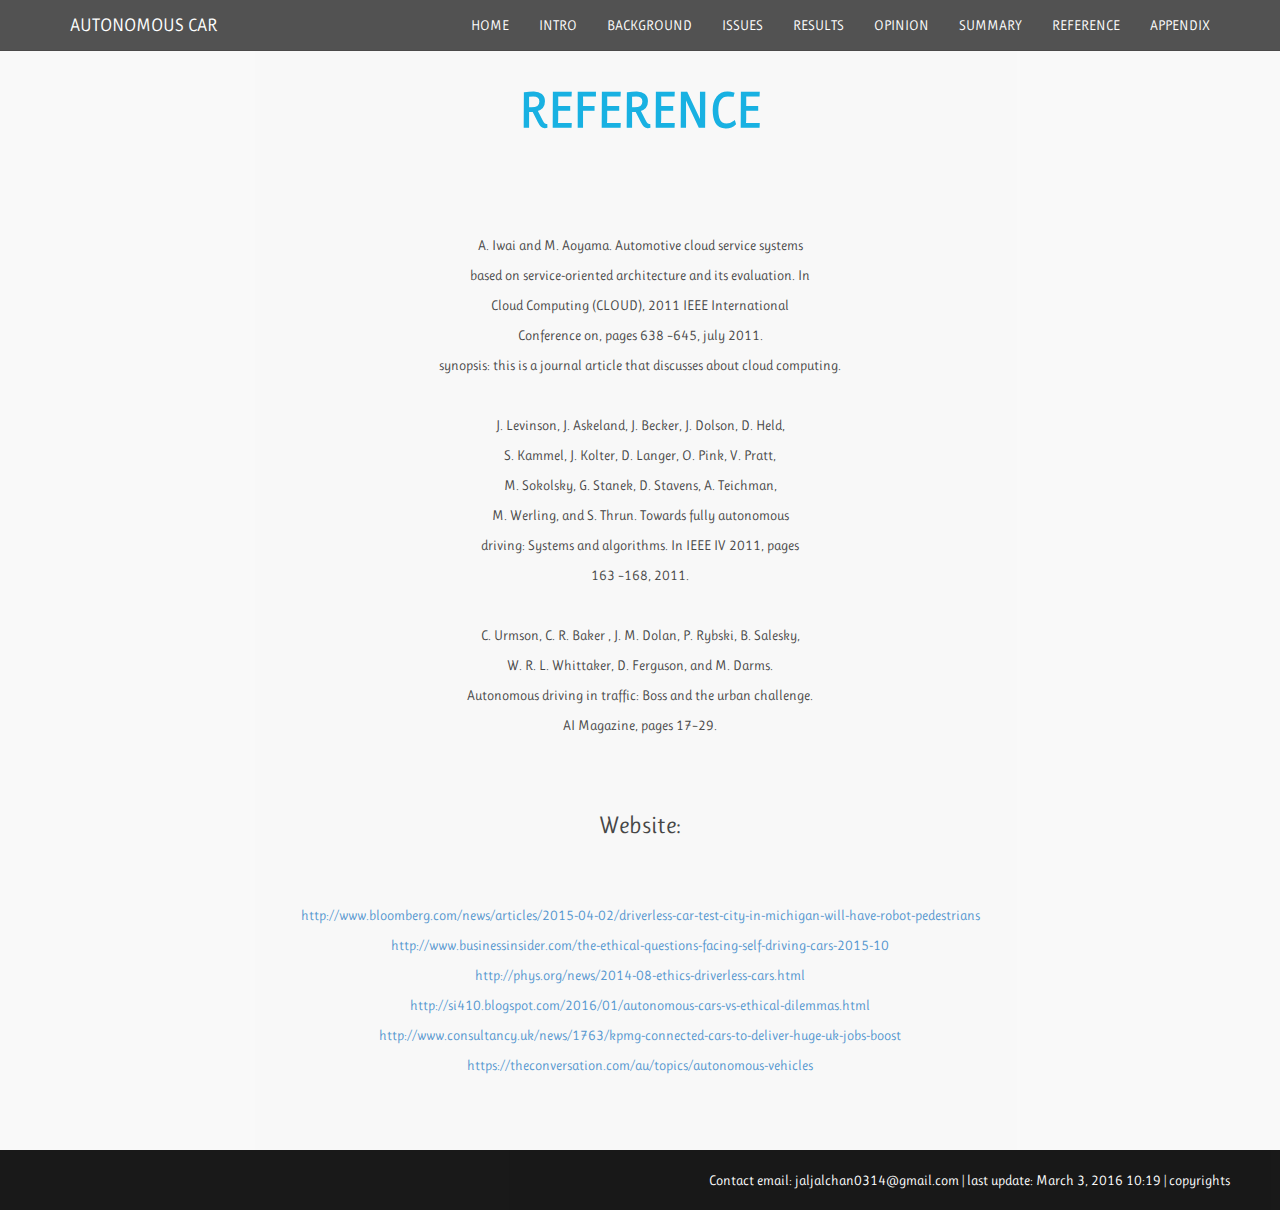
<file: reference.html>
<!DOCTYPE html>
<!--[if lt IE 7 ]><html class="ie ie6" lang="en"> <![endif]-->
<!--[if IE 7 ]><html class="ie ie7" lang="en"> <![endif]-->
<!--[if IE 8 ]><html class="ie ie8" lang="en"> <![endif]-->
<!--[if (gte IE 9)|!(IE)]><!-->
<html lang="en">
<!--<![endif]-->
<head>
    <meta charset="utf-8">
    <meta name="viewport" content="width=device-width, initial-scale=1, maximum-scale=1">
    <meta name="description" content="">
    <meta name="author" content="">
    <!--[if IE]>
    <meta http-equiv="X-UA-Compatible" content="IE=edge,chrome=1">
    <![endif]-->
    <title>autonomous car</title>
    <!--REQUIRED STYLE SHEETS-->
    <!-- BOOTSTRAP CORE STYLE CSS -->
    <link href="assets/css/bootstrap.css" rel="stylesheet" />
    <!-- FONTAWESOME STYLE CSS -->
    <link href="assets/css/font-awesome.min.css" rel="stylesheet" />
    <!-- CUSTOM STYLE CSS -->
    <link href="assets/css/style.css" rel="stylesheet" />
    <!-- GOOGLE FONT -->
    <link href='http://fonts.googleapis.com/css?family=Ruluko' rel='stylesheet' type='text/css' />
    <!-- HTML5 shim and Respond.js IE8 support of HTML5 elements and media queries -->
    <!--[if lt IE 9]>
    <script src="https://oss.maxcdn.com/libs/html5shiv/3.7.0/html5shiv.js"></script>
    <script src="https://oss.maxcdn.com/libs/respond.js/1.3.0/respond.min.js"></script>
    <![endif]-->
</head>
<body>
<!-- Navigation -->
<nav class="navbar navbar-inverse navbar-fixed-top" role="navigation">
    <div class="container">
        <div class="navbar-header">
            <button type="button" class="navbar-toggle" data-toggle="collapse" data-target=".navbar-ex1-collapse">
                <span class="sr-only">Toggle navigation</span>
                <span class="icon-bar"></span>
                <span class="icon-bar"></span>
                <span class="icon-bar"></span>
            </button>
            <a class="navbar-brand" href="htttp://www.binarytheme.com">AUTONOMOUS CAR</a>
        </div>
        <!-- Collect the nav links for toggling -->
        <div class="collapse navbar-collapse navbar-ex1-collapse">
            <ul class="nav navbar-nav navbar-right">
                <li><a href="index.html">HOME</a>
                </li>
                <li><a href="intro.html">INTRO</a>
                </li>
                <li><a href="background.html">BACKGROUND</a>
                </li>
                <li><a href="issues.html">ISSUES</a>
                </li>
                <li><a href="results.html">RESULTS</a>
                </li>
                <li><a href="opinion.html">OPINION</a>
                </li>
                <LI><a href="summary.html">SUMMARY</a>
                </LI>
                <li><a href="reference.html">REFERENCE</a>
                </li>
                <li><a href="appendix.html">APPENDIX</a>
                </li>
            </ul>
        </div>
        <!-- /.navbar-collapse -->
    </div>
</nav>

<!--About Section-->
<section class="for-full-back color-light " id="about">
    <div class="container">

        <div class="row text-center">
            <div class="col-md-8 col-md-offset-2">
                <h1>REFERENCE</h1>
                <h4>

                </h4>
            </div>

        </div>
        <div class="row text-center">
            <div class="col-md-12">

                <p>
                    A. Iwai and M. Aoyama. Automotive cloud service systems <br>
                    based on service-oriented architecture and its evaluation. In<br>
                    Cloud Computing (CLOUD), 2011 IEEE International<br>
                    Conference on, pages 638 –645, july 2011.<br>

                    synopsis: this is a journal article that discusses about cloud computing.<br><br>

                    J. Levinson, J. Askeland, J. Becker, J. Dolson, D. Held,<br>
                    S. Kammel, J. Kolter, D. Langer, O. Pink, V. Pratt,<br>
                    M. Sokolsky, G. Stanek, D. Stavens, A. Teichman,<br>
                    M. Werling, and S. Thrun. Towards fully autonomous<br>
                    driving: Systems and algorithms. In IEEE IV 2011, pages<br>
                    163 –168, 2011.<br><br>

                    C. Urmson, C. R. Baker , J. M. Dolan, P. Rybski, B. Salesky,<br>
                    W. R. L. Whittaker, D. Ferguson, and M. Darms.<br>
                    Autonomous driving in traffic: Boss and the urban challenge.<br>
                    AI Magazine, pages 17–29.<br><br>
                </p>

                <h3>Website:<br><br></h3>

                <p>
                    <a href="http://www.bloomberg.com/news/articles/2015-04-02/driverless-car-test-city-in-michigan-will-have-robot-pedestrians">
                            http://www.bloomberg.com/news/articles/2015-04-02/driverless-car-test-city-in-michigan-will-have-robot-pedestrians
                    </a><br>

                    <a href="http://www.businessinsider.com/the-ethical-questions-facing-self-driving-cars-2015-10">
                        http://www.businessinsider.com/the-ethical-questions-facing-self-driving-cars-2015-10
                    </a><br>

                    <a href="http://phys.org/news/2014-08-ethics-driverless-cars.html">
                        http://phys.org/news/2014-08-ethics-driverless-cars.html
                    </a><br>

                    <a href="http://si410.blogspot.com/2016/01/autonomous-cars-vs-ethical-dilemmas.html">
                        http://si410.blogspot.com/2016/01/autonomous-cars-vs-ethical-dilemmas.html
                    </a><br>

                    <a href="http://www.consultancy.uk/news/1763/kpmg-connected-cars-to-deliver-huge-uk-jobs-boost">
                        http://www.consultancy.uk/news/1763/kpmg-connected-cars-to-deliver-huge-uk-jobs-boost
                    </a><br>

                    <a href="https://theconversation.com/au/topics/autonomous-vehicles">
                        https://theconversation.com/au/topics/autonomous-vehicles<br>
                    </a>


                </p>
            </div>

        </div>


    </div>


</section>
<!--footer Section -->
<div class="for-full-back " id="footer">
    Contact email: jaljalchan0314@gmail.com | last update: March 3, 2016 10:19 | copyrights

</div>
</body>
</html>
</file>
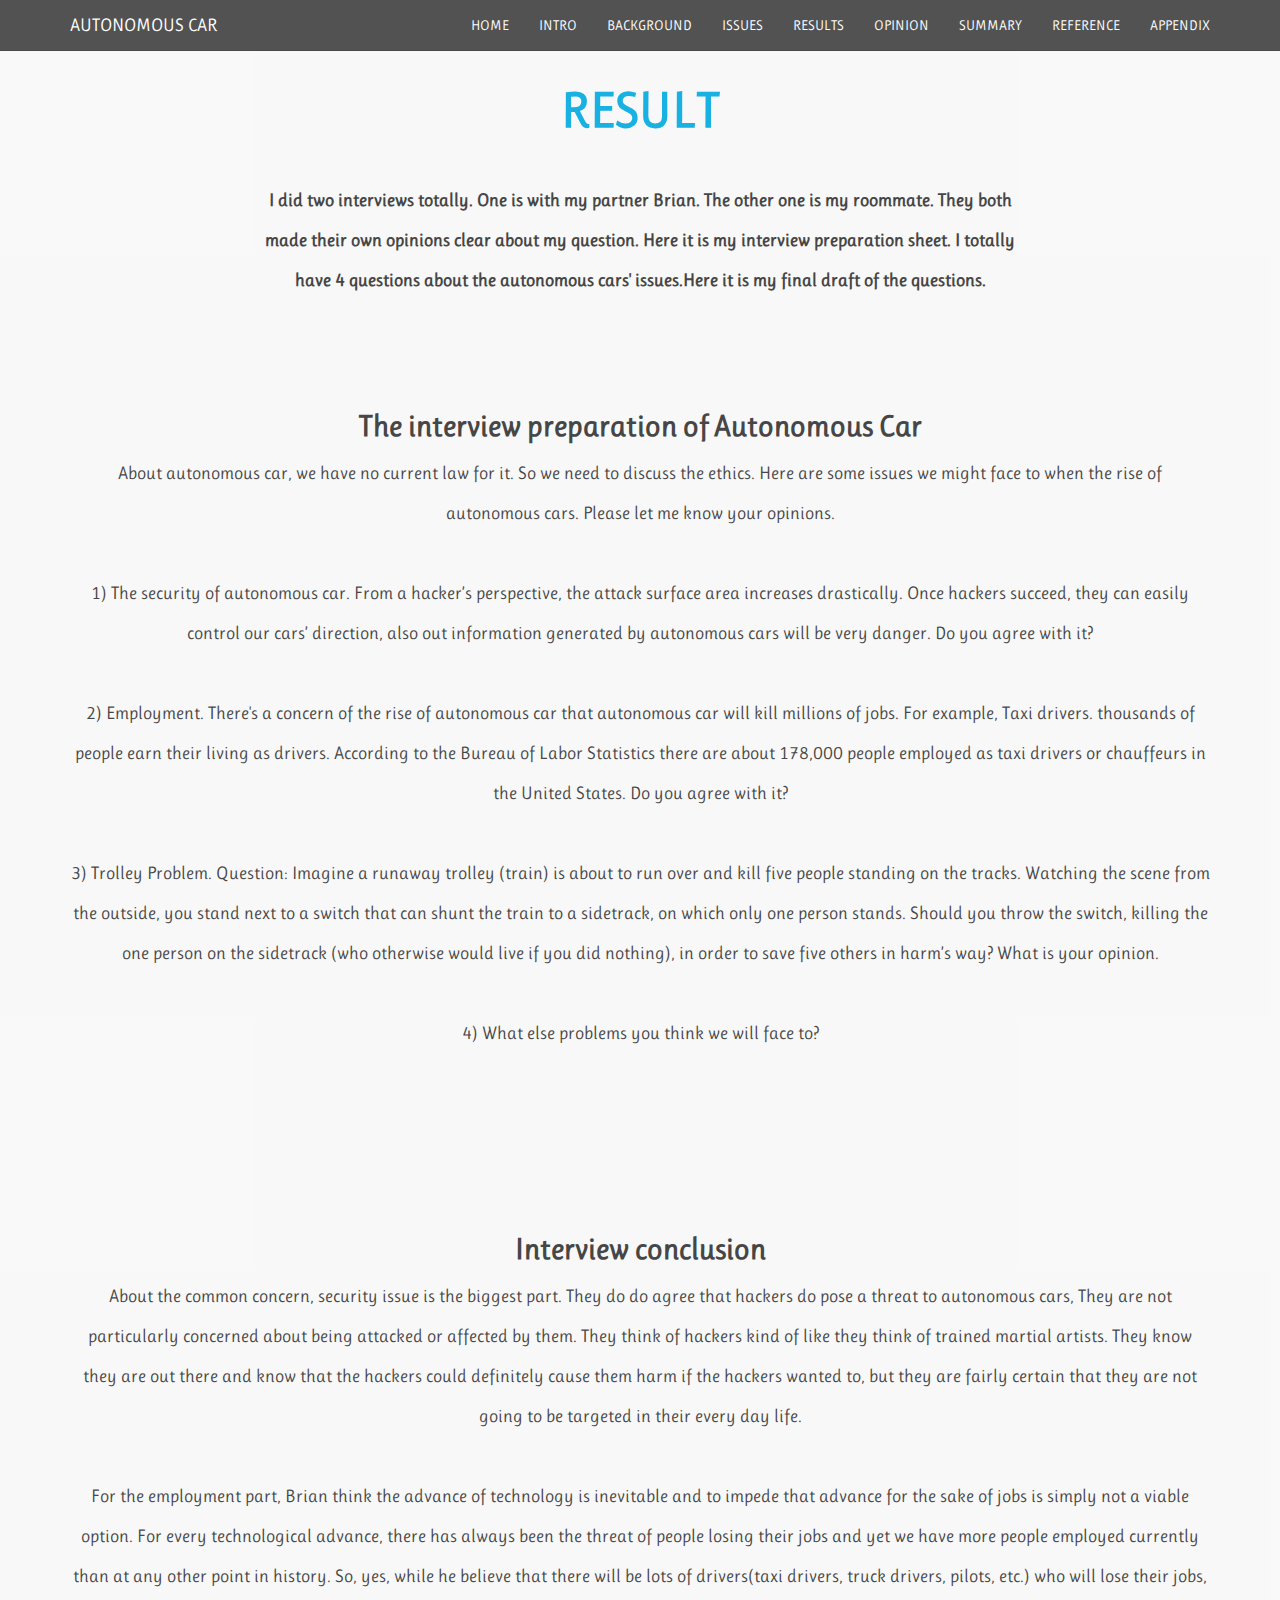
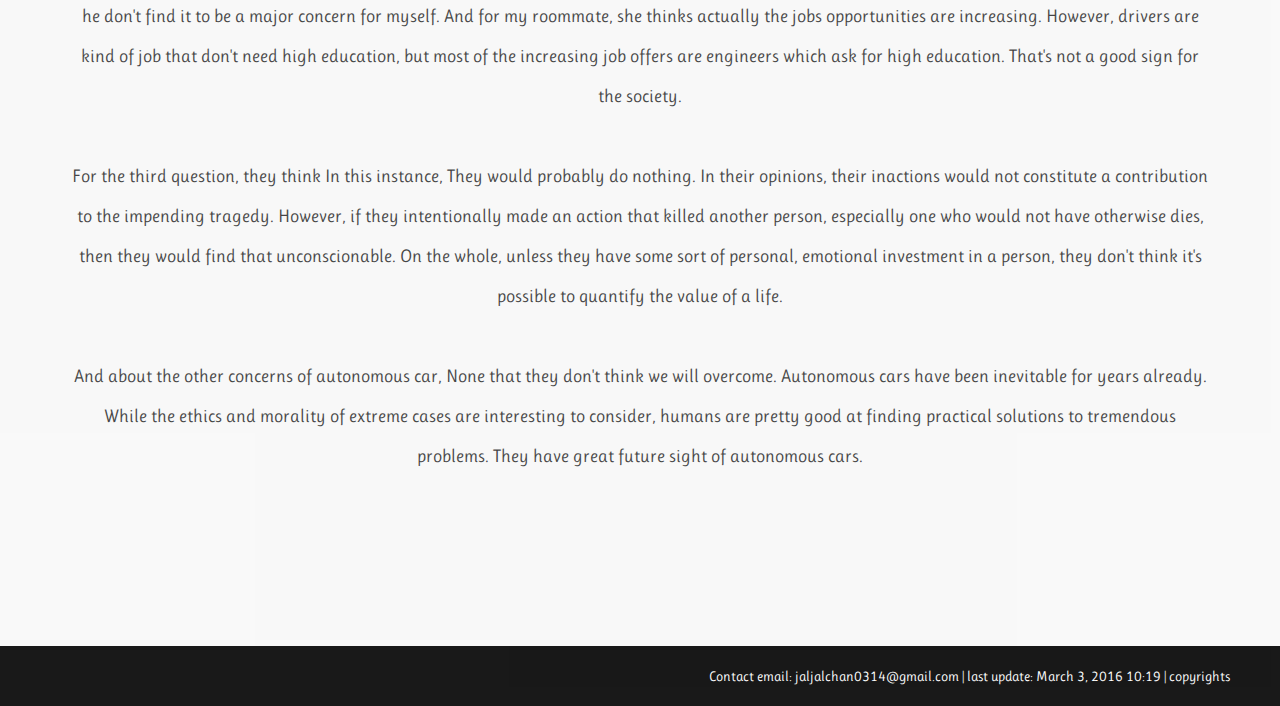
<file: results.html>
<!DOCTYPE html>
<!--[if lt IE 7 ]><html class="ie ie6" lang="en"> <![endif]-->
<!--[if IE 7 ]><html class="ie ie7" lang="en"> <![endif]-->
<!--[if IE 8 ]><html class="ie ie8" lang="en"> <![endif]-->
<!--[if (gte IE 9)|!(IE)]><!-->
<html lang="en">
<!--<![endif]-->
<head>
    <meta charset="utf-8">
    <meta name="viewport" content="width=device-width, initial-scale=1, maximum-scale=1">
    <meta name="description" content="">
    <meta name="author" content="">
    <!--[if IE]>
    <meta http-equiv="X-UA-Compatible" content="IE=edge,chrome=1">
    <![endif]-->
    <title>autonomous car</title>
    <!--REQUIRED STYLE SHEETS-->
    <!-- BOOTSTRAP CORE STYLE CSS -->
    <link href="assets/css/bootstrap.css" rel="stylesheet" />
    <!-- FONTAWESOME STYLE CSS -->
    <link href="assets/css/font-awesome.min.css" rel="stylesheet" />
    <!-- CUSTOM STYLE CSS -->
    <link href="assets/css/style.css" rel="stylesheet" />
    <!-- GOOGLE FONT -->
    <link href='http://fonts.googleapis.com/css?family=Ruluko' rel='stylesheet' type='text/css' />
    <!-- HTML5 shim and Respond.js IE8 support of HTML5 elements and media queries -->
    <!--[if lt IE 9]>
    <script src="https://oss.maxcdn.com/libs/html5shiv/3.7.0/html5shiv.js"></script>
    <script src="https://oss.maxcdn.com/libs/respond.js/1.3.0/respond.min.js"></script>
    <![endif]-->
</head>
<body>
<!-- Navigation -->
<nav class="navbar navbar-inverse navbar-fixed-top" role="navigation">
    <div class="container">
        <div class="navbar-header">
            <button type="button" class="navbar-toggle" data-toggle="collapse" data-target=".navbar-ex1-collapse">
                <span class="sr-only">Toggle navigation</span>
                <span class="icon-bar"></span>
                <span class="icon-bar"></span>
                <span class="icon-bar"></span>
            </button>
            <a class="navbar-brand" href="htttp://www.binarytheme.com">AUTONOMOUS CAR</a>
        </div>
        <!-- Collect the nav links for toggling -->
        <div class="collapse navbar-collapse navbar-ex1-collapse">
            <ul class="nav navbar-nav navbar-right">
                <li><a href="index.html">HOME</a>
                </li>
                <li><a href="intro.html">INTRO</a>
                </li>
                <li><a href="background.html">BACKGROUND</a>
                </li>
                <li><a href="issues.html">ISSUES</a>
                </li>
                <li><a href="results.html">RESULTS</a>
                </li>
                <li><a href="opinion.html">OPINION</a>
                </li>
                <LI><a href="summary.html">SUMMARY</a>
                </LI>
                <li><a href="reference.html">REFERENCE</a>
                </li>
                <li><a href="appendix.html">APPENDIX</a>
                </li>
            </ul>
        </div>
        <!-- /.navbar-collapse -->
    </div>
</nav>

<!--About Section-->
<section class="for-full-back color-light " id="about">
    <div class="container">

        <div class="row text-center">
            <div class="col-md-8 col-md-offset-2">
                <h1>RESULT</h1>
                <h4>
                    <strong>
                        I did two interviews totally. One is with my partner Brian. The other one is my roommate. They both made their own opinions clear about my question.
                        Here it is my interview preparation sheet.
                        I totally have 4 questions about the autonomous cars' issues.Here it is my final draft of the questions.
                    </strong>
                </h4>
            </div>

        </div>
        <div class="row text-center">
            <div class="col-md-12">


                <br><br>

                <h2><strong>The interview preparation of Autonomous Car</strong></h2>
                <h4>

                    About autonomous car, we have no current law for it. So we need to discuss the ethics. Here are some issues we might face to when the rise of autonomous cars. Please let me know your opinions.<br><br>

                    1)	The security of autonomous car. From a hacker’s perspective,
                    the attack surface area increases drastically. Once hackers succeed, they can easily control our cars’ direction, also out information generated by autonomous cars will be very danger. Do you agree with it?<br><br>

                    2)	Employment. There's a concern of the rise of autonomous car that autonomous car will kill millions of jobs. For example, Taxi drivers. thousands of people earn their living as drivers. According to the Bureau
                    of Labor Statistics there are about 178,000 people employed as taxi drivers or chauffeurs in the United States. Do you agree with it?<br><br>

                    3)	Trolley Problem. Question: Imagine a runaway trolley (train) is about to run over and kill five people standing on the tracks. Watching the scene from the outside,
                    you stand next to a switch that can shunt the train to a sidetrack, on which only one person stands. Should you throw the switch, killing the one person
                    on the sidetrack (who otherwise would live if you did nothing), in order to save five others in harm’s way? What is your opinion.<br><br>


                    4)	What else problems you think we will face to?<br><br>

                    <br><br>
                </h4>

                <h2><strong>Interview conclusion</strong></h2>

                <h4>
                    About the common concern, security issue is the biggest part. They do do agree that hackers do pose a threat to autonomous cars,
                    They are not particularly concerned about being attacked or affected by them. They think of hackers kind of like they think of trained
                    martial artists. They know they are out there and know that the hackers could definitely cause them harm if the hackers wanted to, but they are fairly certain
                    that they are not going to be targeted in their every day life.<br><br>

                    For the employment part, Brian think the advance of technology is inevitable and to impede that advance for the sake of jobs is simply not a viable option.
                    For every technological advance, there has always been the threat of people losing their jobs and yet we have more people employed currently than
                    at any other point in history. So, yes, while he believe that there will be lots of drivers(taxi drivers, truck drivers, pilots, etc.)
                    who will lose their jobs, he don't find it to be a major concern for myself. And for my roommate, she thinks actually the jobs opportunities are increasing.
                    However, drivers are kind of job that don't need high education, but most of the increasing job offers are engineers which ask for high education. That's not a
                    good sign for the society.<br><br>

                    For the third question, they think In this instance, They would probably do nothing. In their opinions, their inactions would not constitute a contribution to the
                    impending tragedy. However, if they intentionally made an action that killed another person, especially one who would not have otherwise dies, then they would
                    find that unconscionable. On the whole, unless they have some sort of personal, emotional investment in a person, they don't think it's possible to quantify the value of a life.
                    <br><br>

                    And about the other concerns of autonomous car, None that they don't think we will overcome. Autonomous cars have been inevitable for years already. While the ethics and morality
                    of extreme cases are interesting to consider, humans are pretty good at finding practical solutions to tremendous problems. They have great future sight of autonomous cars.
                    <br><br>

                </h4>



                <br><br>

            </div>

        </div>


    </div>


</section>
<!--footer Section -->
<div class="for-full-back " id="footer">
    Contact email: jaljalchan0314@gmail.com | last update: March 3, 2016 10:19 | copyrights

</div>
</body>
</html>
</file>
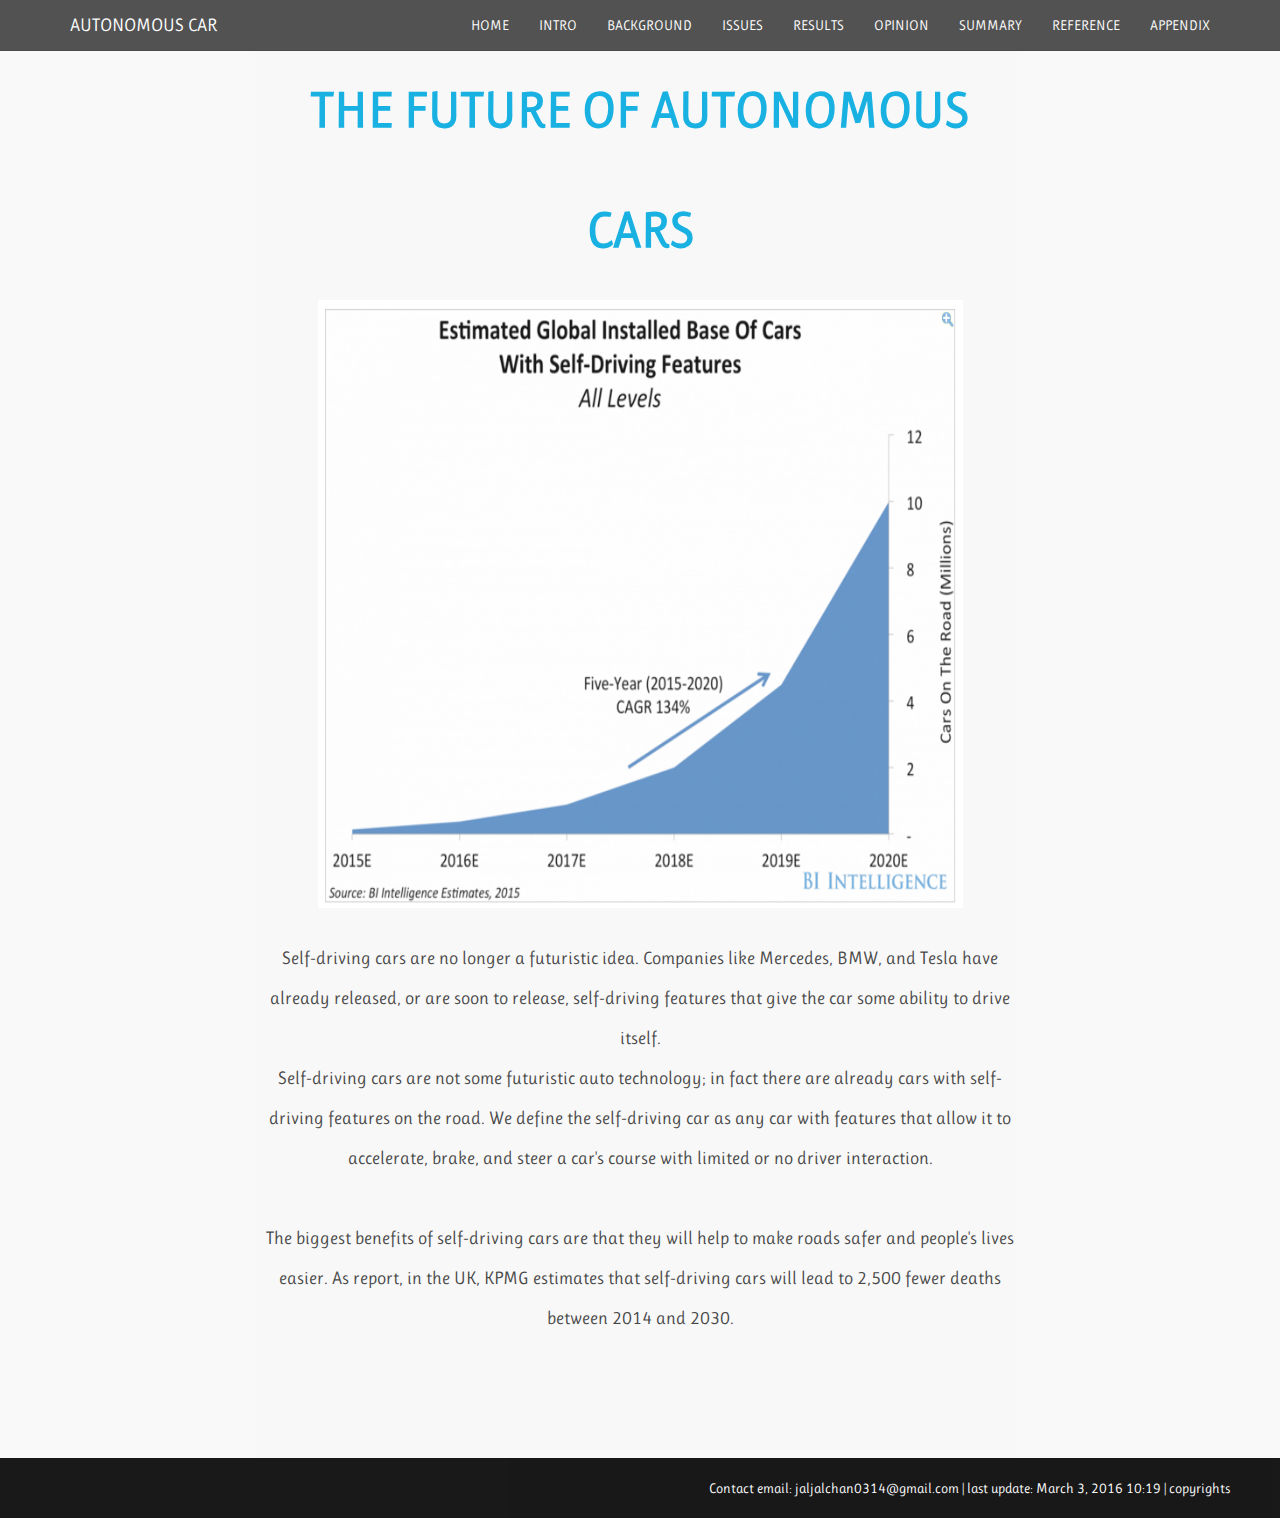
<file: summary.html>
<!DOCTYPE html>
<!--[if lt IE 7 ]><html class="ie ie6" lang="en"> <![endif]-->
<!--[if IE 7 ]><html class="ie ie7" lang="en"> <![endif]-->
<!--[if IE 8 ]><html class="ie ie8" lang="en"> <![endif]-->
<!--[if (gte IE 9)|!(IE)]><!-->
<html lang="en">
<!--<![endif]-->
<head>
    <meta charset="utf-8">
    <meta name="viewport" content="width=device-width, initial-scale=1, maximum-scale=1">
    <meta name="description" content="">
    <meta name="author" content="">
    <!--[if IE]>
    <meta http-equiv="X-UA-Compatible" content="IE=edge,chrome=1">
    <![endif]-->
    <title>autonomous car</title>
    <!--REQUIRED STYLE SHEETS-->
    <!-- BOOTSTRAP CORE STYLE CSS -->
    <link href="assets/css/bootstrap.css" rel="stylesheet" />
    <!-- FONTAWESOME STYLE CSS -->
    <link href="assets/css/font-awesome.min.css" rel="stylesheet" />
    <!-- CUSTOM STYLE CSS -->
    <link href="assets/css/style.css" rel="stylesheet" />
    <!-- GOOGLE FONT -->
    <link href='http://fonts.googleapis.com/css?family=Ruluko' rel='stylesheet' type='text/css' />
    <!-- HTML5 shim and Respond.js IE8 support of HTML5 elements and media queries -->
    <!--[if lt IE 9]>
    <script src="https://oss.maxcdn.com/libs/html5shiv/3.7.0/html5shiv.js"></script>
    <script src="https://oss.maxcdn.com/libs/respond.js/1.3.0/respond.min.js"></script>
    <![endif]-->
</head>
<body>
<!-- Navigation -->
<nav class="navbar navbar-inverse navbar-fixed-top" role="navigation">
    <div class="container">
        <div class="navbar-header">
            <button type="button" class="navbar-toggle" data-toggle="collapse" data-target=".navbar-ex1-collapse">
                <span class="sr-only">Toggle navigation</span>
                <span class="icon-bar"></span>
                <span class="icon-bar"></span>
                <span class="icon-bar"></span>
            </button>
            <a class="navbar-brand" href="htttp://www.binarytheme.com">AUTONOMOUS CAR</a>
        </div>
        <!-- Collect the nav links for toggling -->
        <div class="collapse navbar-collapse navbar-ex1-collapse">
            <ul class="nav navbar-nav navbar-right">
                <li><a href="index.html">HOME</a>
                </li>
                <li><a href="intro.html">INTRO</a>
                </li>
                <li><a href="background.html">BACKGROUND</a>
                </li>
                <li><a href="issues.html">ISSUES</a>
                </li>
                <li><a href="results.html">RESULTS</a>
                </li>
                <li><a href="opinion.html">OPINION</a>
                </li>
                <LI><a href="summary.html">SUMMARY</a>
                </LI>
                <li><a href="reference.html">REFERENCE</a>
                </li>
                <li><a href="appendix.html">APPENDIX</a>
                </li>
            </ul>
        </div>
        <!-- /.navbar-collapse -->
    </div>
</nav>

<!--About Section-->
<section class="for-full-back color-light " id="about">
    <div class="container">

        <div class="row text-center">
            <div class="col-md-8 col-md-offset-2">
                <h1>The future of autonomous cars</h1>

                <img src="assets/picture/future.png" style="width:645px;height:608px;">
                <br><br>
                <h4>
                    Self-driving cars are no longer a futuristic idea. Companies like Mercedes,
                    BMW, and Tesla have already released, or are soon to release, self-driving features that give the car some ability to drive itself.<br>
                    Self-driving cars are not some futuristic auto technology; in fact there are already cars with self-driving features on the road.
                    We define the self-driving car as any car with features that allow it to accelerate, brake, and steer a car's course with limited or no driver interaction.<br><br>
                    The biggest benefits of self-driving cars are that they will help to make roads safer and people's lives easier. As report, in the UK, KPMG estimates
                    that self-driving cars will lead to 2,500 fewer deaths between 2014 and 2030.<br>

                </h4>
            </div>

        </div>
        <div class="row text-center">
            <div class="col-md-12">

                <p>

                </p>
            </div>

        </div>


    </div>


</section>
<!--footer Section -->
<div class="for-full-back " id="footer">
    Contact email: jaljalchan0314@gmail.com | last update: March 3, 2016 10:19 | copyrights

</div>
</body>
</html>
</file>
<file: assets/css/style.css>
body {
           font-family: 'Ruluko', sans-serif;
    font-size:14px;
}

.nav a {
    color:#ffffff !important;
}
.navbar-header a {
    color:#ffffff !important;
    padding-right:100px;
}

.text-center {
    text-align:center;
}

h1, h2, h3, h4, h5, h6 {
   font-family: 'Ruluko', sans-serif;
}

h1 {
    line-height:120px;
    text-transform:uppercase;
     color: #00A9DF;
     font-size:50px ;
    font-weight:900!important;
}
h3 {
    line-height:30px;
    padding-bottom:20px;
}
h4 {
    line-height:40px;
    padding-bottom:40px;
}

p {
    font-weight:300;
    line-height:30px;
    padding-bottom:20px;
}

.space-pad {
    padding-bottom:50px;
}


.for-full-back {
     /* IE 8 */
  -ms-filter: "progid:DXImageTransform.Microsoft.Alpha(Opacity=90)";

  /* IE 5-7 */
  filter: alpha(opacity=90);

  /* Netscape */
  -moz-opacity: 0.9;

  /* Safari 1.x */
  -khtml-opacity: 0.9;

  /* Good browsers */
  opacity: 0.9;
}

section {
    padding-top:30px;
    padding-bottom:40px;
}


/*=======================================
    COLOR CODES
==================================================*/
.color-white {
   background-color:#fff!important;
}

.color-light {
   background-color:#F8F8F8!important;
}
.color-blue {
    color: #00A9DF;
}
/*=======================================
    HEADER STYLES
==================================================*/
#home {
    padding:20px 40px 130px 40px;
}
.head-main {
    font-size:120px !important;
    font-weight:900!important;
    color:#585858!important;
    padding:200px 20px 20px 20px;
}

/*=======================================
    NAVIGATION STYLES
==================================================*/


nav {
	position: absolute;
	width: 100%;
    background: #fff;
    z-index:99;
}
.fixed {
	position: fixed; 
	top: 0; 
	min-height: 50px; 
	z-index: 99;
}

.navbar-inverse {
background-color: #525252;
border-color: #4B4A4A;
}

/*=======================================
    ABOUT STYLES
==================================================*/

.about-div {
	width: 100%;
min-height: 100px;
background-color: rgba(209, 209, 209, 0.24);
box-shadow: none;
border: 0;
padding: 50px 20px 30px 20px;
margin-bottom:20px;
}
/*=======================================
    FREE TEXT STYLES
==================================================*/
.free-div {
    width: 100%;
min-height: 100px;
background-color: rgba(209, 209, 209, 0.24);
box-shadow: none;
border: 0;
padding: 50px 20px 30px 20px;
margin-bottom:20px;
}

/*=======================================
    CONTACT STYLES
==================================================*/
.contact-cls {
    font-size:20px;
    line-height:40px;
}
/*=======================================
    FOOTER STYLES
==================================================*/

#footer {
    background-color:#000;
    color:#fff;
    padding:20px 50px 20px 50px;
    text-align:right;
}
</file>
